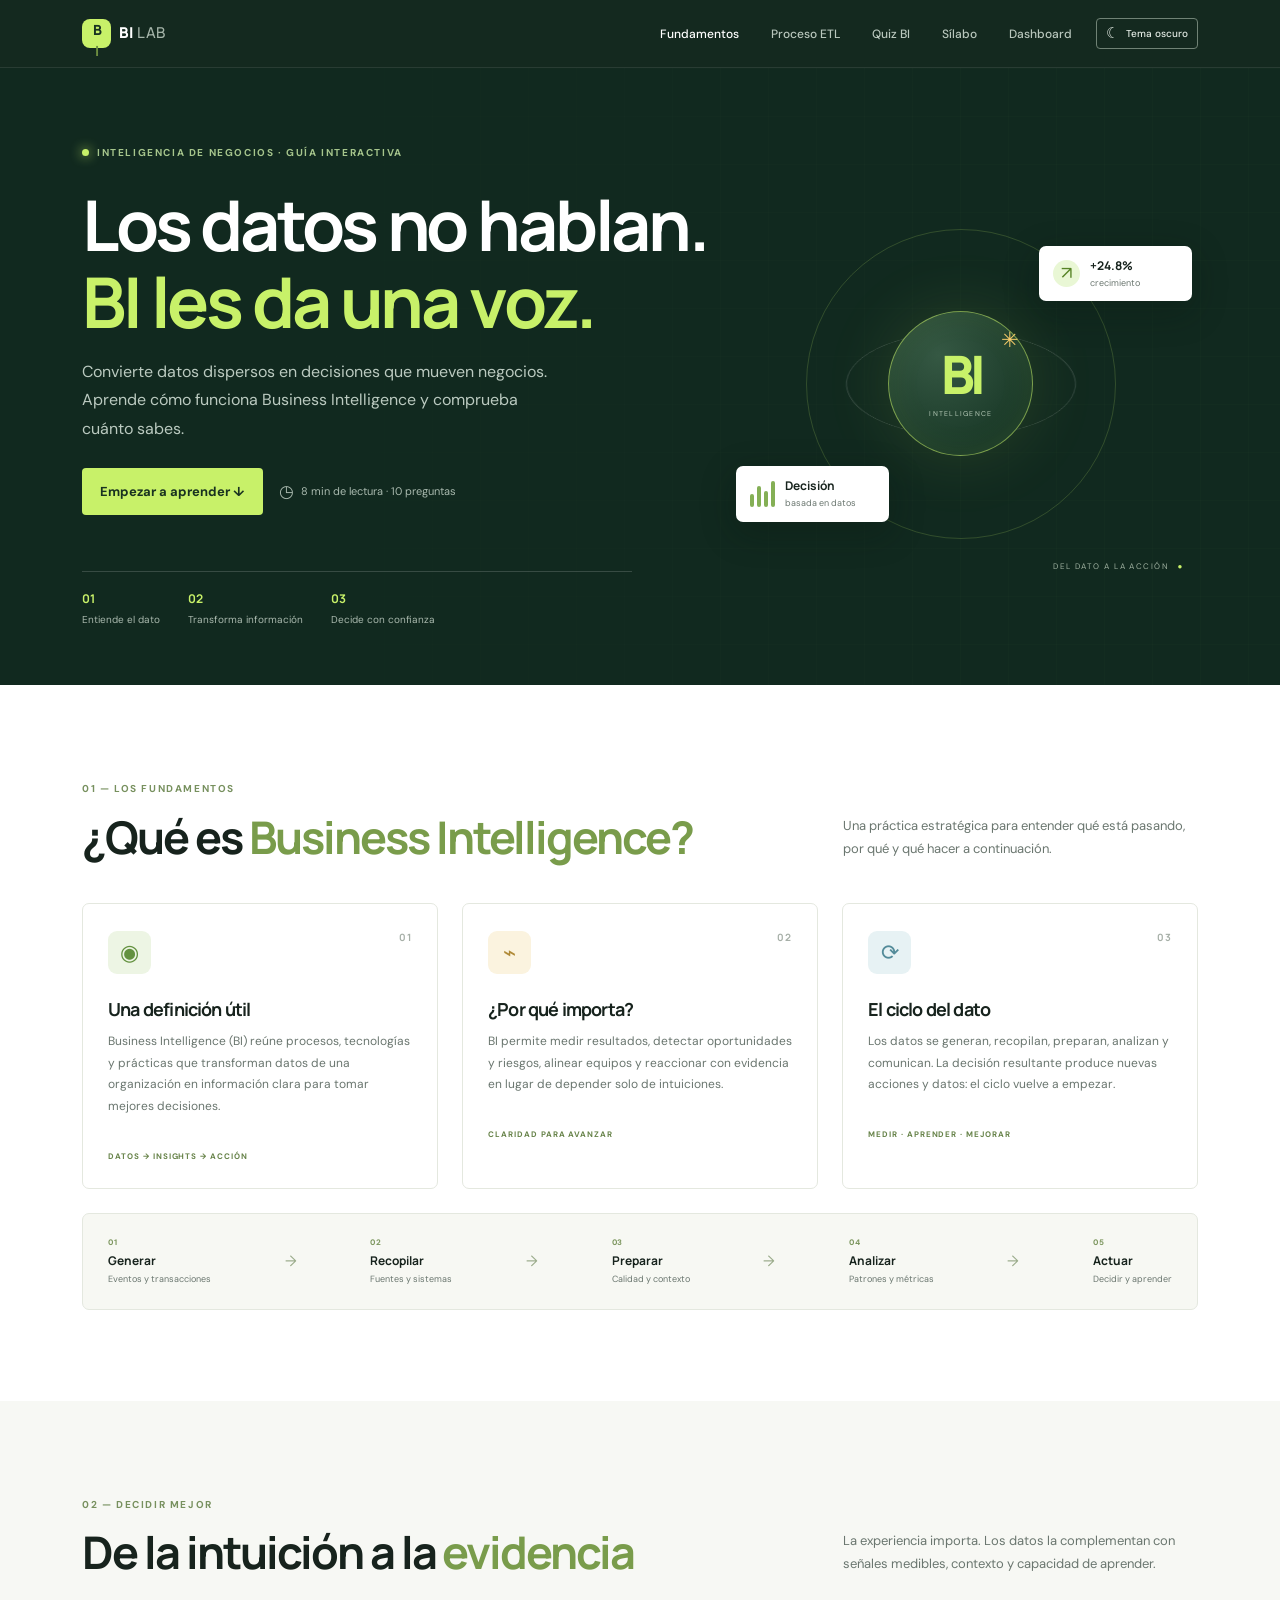
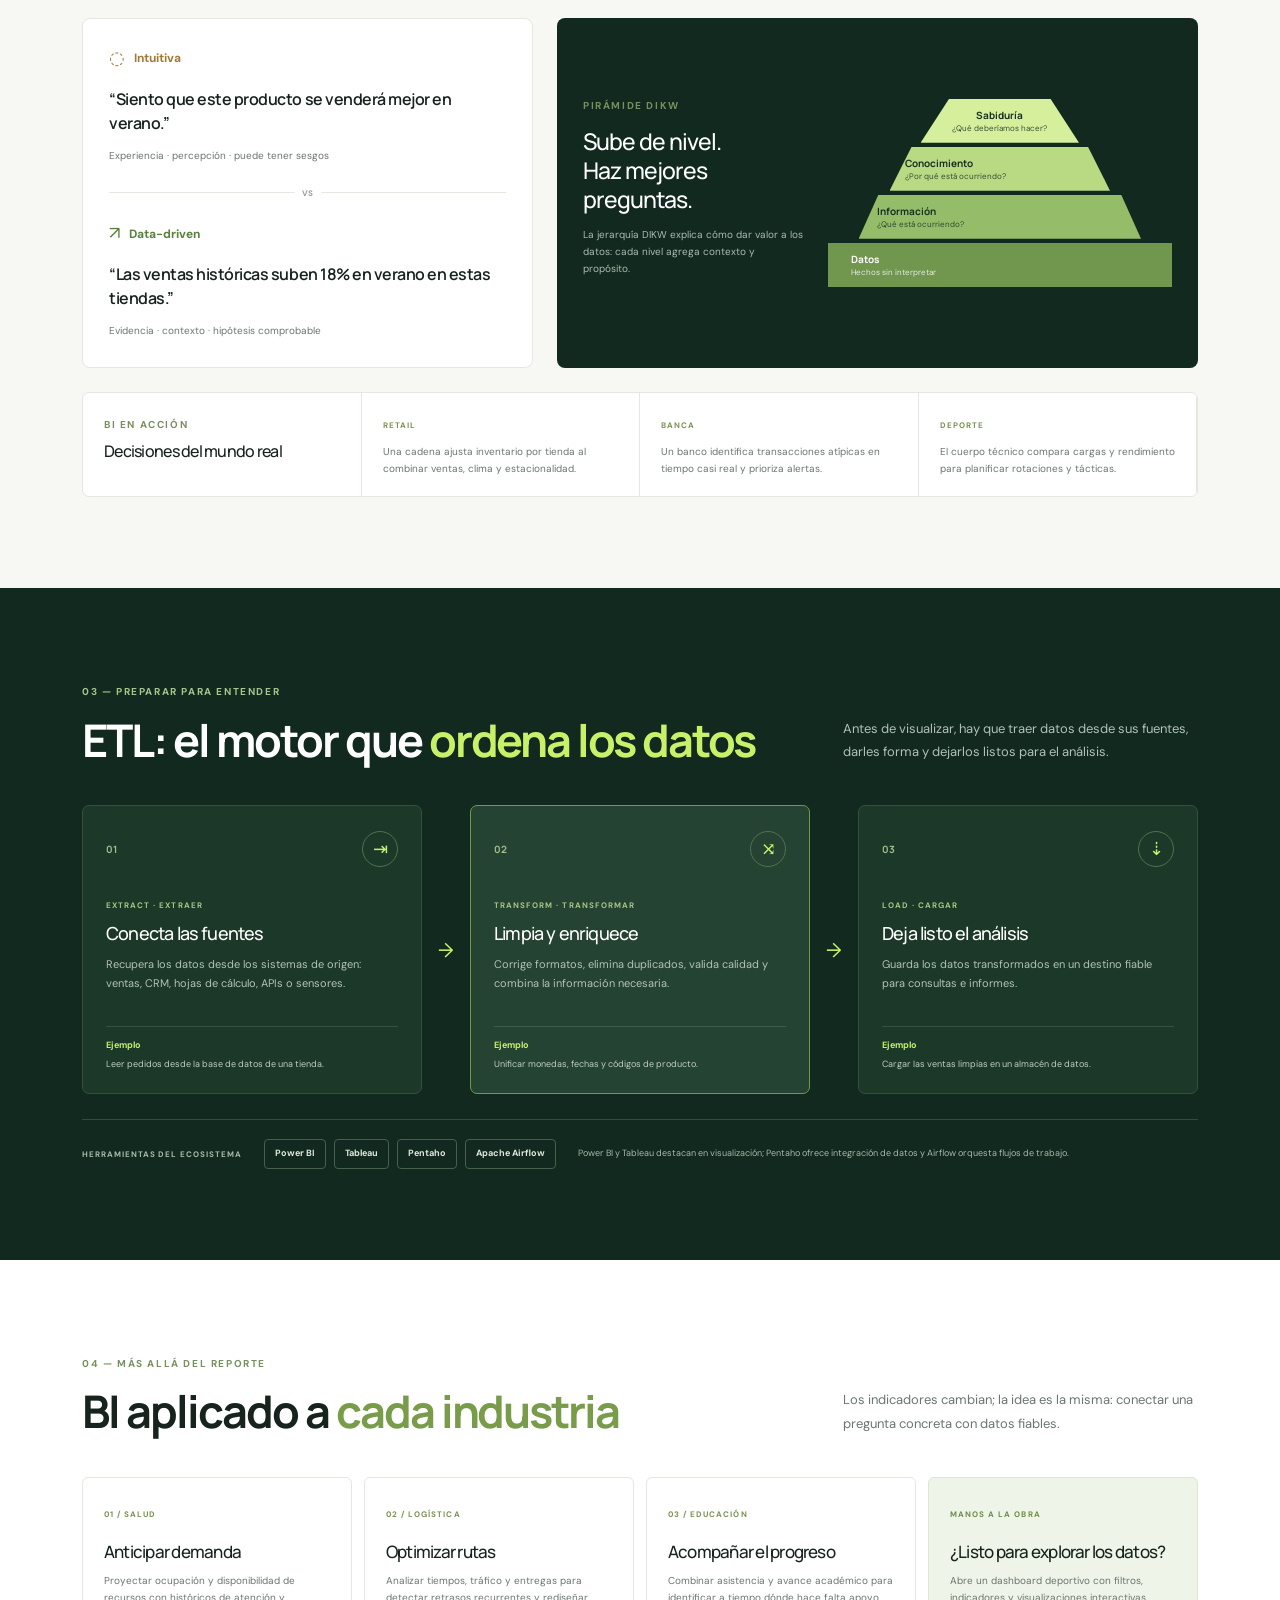
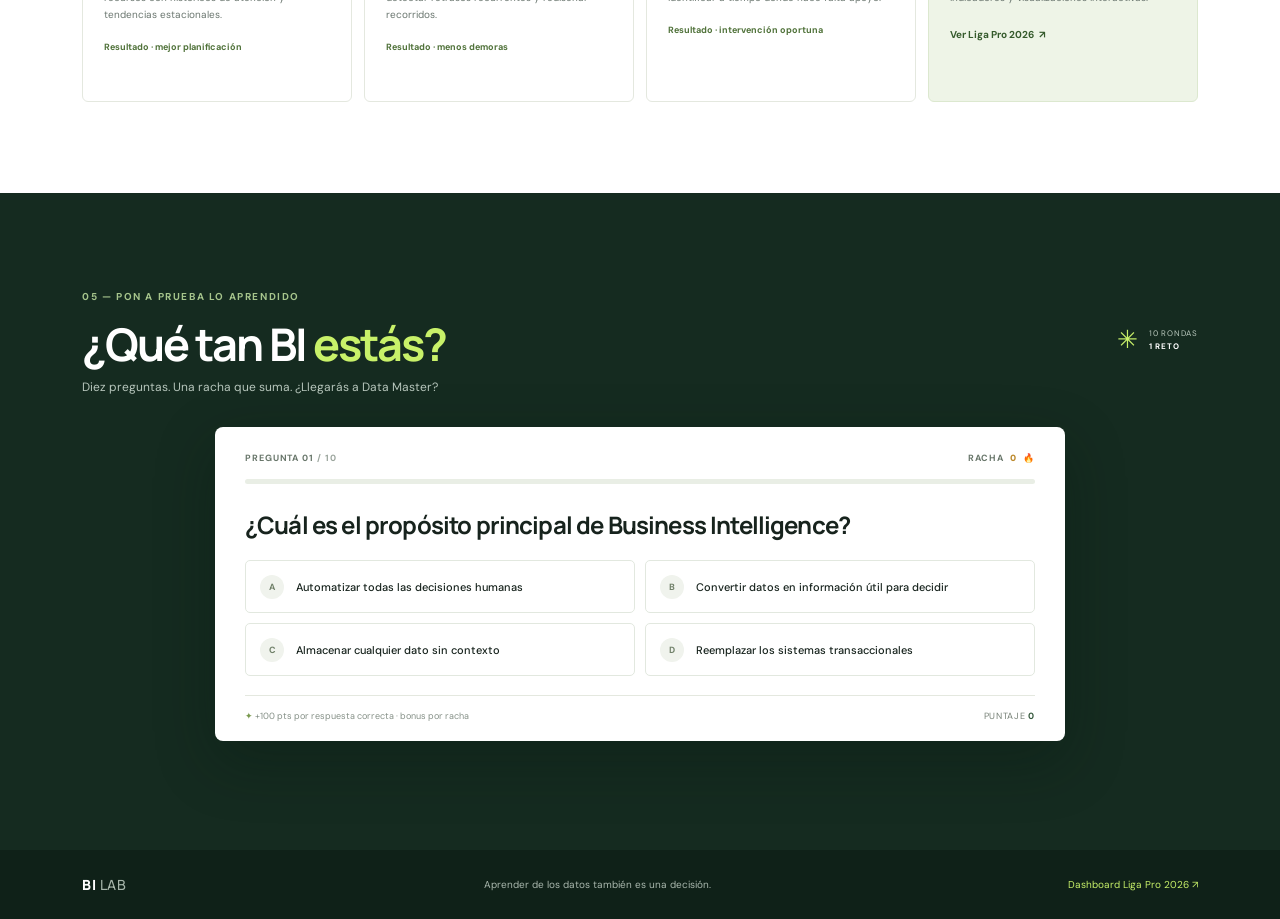
<file: index.html>
<!doctype html>
<html lang="es">
<head>
  <meta charset="utf-8">
  <meta name="viewport" content="width=device-width, initial-scale=1">
  <meta name="description" content="Aprende los fundamentos de Business Intelligence y pon a prueba tus conocimientos con un quiz interactivo.">
  <title>BI Lab | Aprende Business Intelligence</title>
  <link rel="preconnect" href="https://fonts.googleapis.com">
  <link rel="preconnect" href="https://fonts.gstatic.com" crossorigin>
  <link href="https://fonts.googleapis.com/css2?family=DM+Sans:wght@400;500;600;700&family=Manrope:wght@400;500;600;700;800&display=swap" rel="stylesheet">
  <link href="https://cdn.jsdelivr.net/npm/bootstrap@5.3.3/dist/css/bootstrap.min.css" rel="stylesheet">
  <link href="css/styles.css" rel="stylesheet">
</head>
<body>
  <nav class="navbar navbar-expand-lg navbar-dark site-nav fixed-top" aria-label="Navegación principal">
    <div class="container">
      <a class="navbar-brand d-flex align-items-center gap-2" href="index.html" aria-label="BI Lab, inicio">
        <span class="brand-mark" aria-hidden="true">B<span>I</span></span><span>BI<span class="brand-light"> LAB</span></span>
      </a>
      <div class="navbar-collapse">
        <ul class="navbar-nav ms-auto align-items-lg-center gap-lg-3">
          <li class="nav-item"><a class="nav-link active" aria-current="page" href="index.html">Fundamentos</a></li>
          <li class="nav-item"><a class="nav-link" href="index.html#etl">Proceso ETL</a></li>
          <li class="nav-item"><a class="nav-link" href="index.html#quiz">Quiz BI</a></li>
          <li class="nav-item"><a class="nav-link" href="syllabus.html">Sílabo</a></li>
          <li class="nav-item"><a class="nav-link" href="dashboard.html">Dashboard</a></li>
          <li class="nav-item"><button class="theme-toggle" type="button" aria-label="Cambiar a tema oscuro" aria-pressed="false"><span class="theme-toggle-icon" aria-hidden="true">☾</span><span class="theme-toggle-label">Tema oscuro</span></button></li>
        </ul>
      </div>
    </div>
  </nav>

  <main>
    <header class="hero-section">
      <div class="container hero-content">
        <div class="hero-copy">
          <span class="eyebrow"><span class="eyebrow-dot"></span> INTELIGENCIA DE NEGOCIOS · GUÍA INTERACTIVA</span>
          <h1>Los datos no hablan.<br><span>BI les da una voz.</span></h1>
          <p class="hero-lead">Convierte datos dispersos en decisiones que mueven negocios. Aprende cómo funciona Business Intelligence y comprueba cuánto sabes.</p>
          <div class="d-flex flex-wrap gap-3 align-items-center mt-4">
            <a class="btn btn-lime btn-lg" href="#fundamentos">Empezar a aprender <span aria-hidden="true">↓</span></a>
            <span class="hero-note"><span aria-hidden="true">◷</span> 8 min de lectura · 10 preguntas</span>
          </div>
          <div class="hero-stats">
            <div><strong>01</strong><span>Entiende el dato</span></div>
            <div><strong>02</strong><span>Transforma información</span></div>
            <div><strong>03</strong><span>Decide con confianza</span></div>
          </div>
        </div>
        <div class="hero-visual" aria-label="Ilustración abstracta de datos convirtiéndose en conocimiento">
          <div class="visual-orbit orbit-one"></div><div class="visual-orbit orbit-two"></div>
          <div class="visual-core"><span class="core-spark" aria-hidden="true">✳</span><strong>BI</strong><small>INTELLIGENCE</small></div>
          <div class="floating-card float-top"><span class="mini-icon">↗</span><span><b>+24.8%</b><small>crecimiento</small></span></div>
          <div class="floating-card float-bottom"><span class="signal-bars" aria-hidden="true"><i></i><i></i><i></i><i></i></span><span><b>Decisión</b><small>basada en datos</small></span></div>
          <div class="visual-caption">DEL DATO A LA ACCIÓN <span>●</span></div>
        </div>
      </div>
      <div class="hero-grid" aria-hidden="true"></div>
    </header>

    <section class="section-pad" id="fundamentos">
      <div class="container">
        <div class="section-heading">
          <div><span class="eyebrow eyebrow-dark">01 — LOS FUNDAMENTOS</span><h2>¿Qué es <span>Business Intelligence?</span></h2></div>
          <p>Una práctica estratégica para entender qué está pasando, por qué y qué hacer a continuación.</p>
        </div>
        <div class="row g-4">
          <div class="col-md-6 col-lg-4"><article class="concept-card h-100"><div class="card-number">01</div><div class="concept-icon icon-green" aria-hidden="true">◉</div><h3>Una definición útil</h3><p>Business Intelligence (BI) reúne procesos, tecnologías y prácticas que transforman datos de una organización en información clara para tomar mejores decisiones.</p><span class="card-foot">DATOS → INSIGHTS → ACCIÓN</span></article></div>
          <div class="col-md-6 col-lg-4"><article class="concept-card h-100"><div class="card-number">02</div><div class="concept-icon icon-gold" aria-hidden="true">⌁</div><h3>¿Por qué importa?</h3><p>BI permite medir resultados, detectar oportunidades y riesgos, alinear equipos y reaccionar con evidencia en lugar de depender solo de intuiciones.</p><span class="card-foot">CLARIDAD PARA AVANZAR</span></article></div>
          <div class="col-md-6 col-lg-4"><article class="concept-card h-100"><div class="card-number">03</div><div class="concept-icon icon-blue" aria-hidden="true">⟳</div><h3>El ciclo del dato</h3><p>Los datos se generan, recopilan, preparan, analizan y comunican. La decisión resultante produce nuevas acciones y datos: el ciclo vuelve a empezar.</p><span class="card-foot">MEDIR · APRENDER · MEJORAR</span></article></div>
        </div>
        <div class="data-cycle mt-4" aria-label="Ciclo de vida del dato: generar, recopilar, preparar, analizar, comunicar y actuar">
          <div class="cycle-step"><span>01</span><b>Generar</b><small>Eventos y transacciones</small></div><i aria-hidden="true">→</i>
          <div class="cycle-step"><span>02</span><b>Recopilar</b><small>Fuentes y sistemas</small></div><i aria-hidden="true">→</i>
          <div class="cycle-step"><span>03</span><b>Preparar</b><small>Calidad y contexto</small></div><i aria-hidden="true">→</i>
          <div class="cycle-step"><span>04</span><b>Analizar</b><small>Patrones y métricas</small></div><i aria-hidden="true">→</i>
          <div class="cycle-step"><span>05</span><b>Actuar</b><small>Decidir y aprender</small></div>
        </div>
      </div>
    </section>

    <section class="decision-section section-pad" id="decisiones">
      <div class="container">
        <div class="section-heading">
          <div><span class="eyebrow eyebrow-dark">02 — DECIDIR MEJOR</span><h2>De la intuición a la <span>evidencia</span></h2></div>
          <p>La experiencia importa. Los datos la complementan con señales medibles, contexto y capacidad de aprender.</p>
        </div>
        <div class="row g-4 align-items-stretch">
          <div class="col-lg-5">
            <article class="comparison-card h-100">
              <div class="comparison-row intuition"><div class="comparison-label"><span aria-hidden="true">◌</span><b>Intuitiva</b></div><p>“Siento que este producto se venderá mejor en verano.”</p><small>Experiencia · percepción · puede tener sesgos</small></div>
              <div class="comparison-divider"><span>VS</span></div>
              <div class="comparison-row driven"><div class="comparison-label"><span aria-hidden="true">↗</span><b>Data-driven</b></div><p>“Las ventas históricas suben 18% en verano en estas tiendas.”</p><small>Evidencia · contexto · hipótesis comprobable</small></div>
            </article>
          </div>
          <div class="col-lg-7">
            <article class="dikw-card h-100">
              <div class="dikw-intro"><div><span class="eyebrow eyebrow-dark">PIRÁMIDE DIKW</span><h3>Sube de nivel.<br>Haz mejores preguntas.</h3></div><p>La jerarquía DIKW explica cómo dar valor a los datos: cada nivel agrega contexto y propósito.</p></div>
              <div class="dikw-pyramid" aria-label="Pirámide DIKW: datos, información, conocimiento y sabiduría">
                <div class="pyramid-level level-wisdom"><b>Sabiduría</b><span>¿Qué deberíamos hacer?</span></div>
                <div class="pyramid-level level-knowledge"><b>Conocimiento</b><span>¿Por qué está ocurriendo?</span></div>
                <div class="pyramid-level level-information"><b>Información</b><span>¿Qué está ocurriendo?</span></div>
                <div class="pyramid-level level-data"><b>Datos</b><span>Hechos sin interpretar</span></div>
              </div>
            </article>
          </div>
        </div>
        <div class="examples-strip mt-4">
          <div class="example-title"><span class="eyebrow eyebrow-dark">BI EN ACCIÓN</span><h3>Decisiones del mundo real</h3></div>
          <article><span class="example-tag">RETAIL</span><p>Una cadena ajusta inventario por tienda al combinar ventas, clima y estacionalidad.</p></article>
          <article><span class="example-tag">BANCA</span><p>Un banco identifica transacciones atípicas en tiempo casi real y prioriza alertas.</p></article>
          <article><span class="example-tag">DEPORTE</span><p>El cuerpo técnico compara cargas y rendimiento para planificar rotaciones y tácticas.</p></article>
        </div>
      </div>
    </section>

    <section class="etl-section section-pad" id="etl">
      <div class="container">
        <div class="section-heading">
          <div><span class="eyebrow">03 — PREPARAR PARA ENTENDER</span><h2>ETL: el motor que <span>ordena los datos</span></h2></div>
          <p>Antes de visualizar, hay que traer datos desde sus fuentes, darles forma y dejarlos listos para el análisis.</p>
        </div>
        <div class="etl-flow" aria-label="Diagrama del proceso ETL: extraer, transformar y cargar">
          <article class="etl-card"><div class="etl-top"><span class="etl-index">01</span><span class="etl-symbol" aria-hidden="true">⇥</span></div><span class="etl-kicker">EXTRACT · EXTRAER</span><h3>Conecta las fuentes</h3><p>Recupera los datos desde los sistemas de origen: ventas, CRM, hojas de cálculo, APIs o sensores.</p><div class="etl-example"><b>Ejemplo</b><span>Leer pedidos desde la base de datos de una tienda.</span></div></article>
          <div class="etl-arrow" aria-hidden="true">→</div>
          <article class="etl-card etl-highlight"><div class="etl-top"><span class="etl-index">02</span><span class="etl-symbol" aria-hidden="true">⤨</span></div><span class="etl-kicker">TRANSFORM · TRANSFORMAR</span><h3>Limpia y enriquece</h3><p>Corrige formatos, elimina duplicados, valida calidad y combina la información necesaria.</p><div class="etl-example"><b>Ejemplo</b><span>Unificar monedas, fechas y códigos de producto.</span></div></article>
          <div class="etl-arrow" aria-hidden="true">→</div>
          <article class="etl-card"><div class="etl-top"><span class="etl-index">03</span><span class="etl-symbol" aria-hidden="true">⇣</span></div><span class="etl-kicker">LOAD · CARGAR</span><h3>Deja listo el análisis</h3><p>Guarda los datos transformados en un destino fiable para consultas e informes.</p><div class="etl-example"><b>Ejemplo</b><span>Cargar las ventas limpias en un almacén de datos.</span></div></article>
        </div>
        <div class="etl-tools"><span>HERRAMIENTAS DEL ECOSISTEMA</span><div><b>Power BI</b><b>Tableau</b><b>Pentaho</b><b>Apache Airflow</b></div><small>Power BI y Tableau destacan en visualización; Pentaho ofrece integración de datos y Airflow orquesta flujos de trabajo.</small></div>
      </div>
    </section>

    <section class="industry-section section-pad">
      <div class="container">
        <div class="section-heading">
          <div><span class="eyebrow eyebrow-dark">04 — MÁS ALLÁ DEL REPORTE</span><h2>BI aplicado a <span>cada industria</span></h2></div>
          <p>Los indicadores cambian; la idea es la misma: conectar una pregunta concreta con datos fiables.</p>
        </div>
        <div class="industry-grid">
          <article class="industry-card"><span>01 / SALUD</span><h3>Anticipar demanda</h3><p>Proyectar ocupación y disponibilidad de recursos con históricos de atención y tendencias estacionales.</p><b>Resultado · mejor planificación</b></article>
          <article class="industry-card"><span>02 / LOGÍSTICA</span><h3>Optimizar rutas</h3><p>Analizar tiempos, tráfico y entregas para detectar retrasos recurrentes y rediseñar recorridos.</p><b>Resultado · menos demoras</b></article>
          <article class="industry-card"><span>03 / EDUCACIÓN</span><h3>Acompañar el progreso</h3><p>Combinar asistencia y avance académico para identificar a tiempo dónde hace falta apoyo.</p><b>Resultado · intervención oportuna</b></article>
          <article class="industry-card industry-cta"><span>MANOS A LA OBRA</span><h3>¿Listo para explorar los datos?</h3><p>Abre un dashboard deportivo con filtros, indicadores y visualizaciones interactivas.</p><a href="dashboard.html">Ver Liga Pro 2026 <span aria-hidden="true">↗</span></a></article>
        </div>
      </div>
    </section>

    <section class="quiz-section section-pad" id="quiz">
      <div class="container">
        <div class="quiz-heading">
          <div><span class="eyebrow">05 — PON A PRUEBA LO APRENDIDO</span><h2>¿Qué tan BI <span>estás?</span></h2><p>Diez preguntas. Una racha que suma. ¿Llegarás a Data Master?</p></div>
          <div class="quiz-meta"><span class="quiz-meta-icon" aria-hidden="true">✳</span><span>10 RONDAS<br><b>1 RETO</b></span></div>
        </div>
        <div class="quiz-shell">
          <div class="quiz-topline"><span id="quiz-step-label">PREGUNTA 01 <span>/ 10</span></span><span class="streak-label" aria-live="polite">RACHA <b id="streak-count">0</b> <span aria-hidden="true">🔥</span></span></div>
          <div class="progress quiz-progress" role="progressbar" aria-label="Progreso del cuestionario" aria-valuemin="0" aria-valuemax="10" aria-valuenow="0"><div id="quiz-progress-bar" class="progress-bar"></div></div>
          <div id="quiz-stage" aria-live="polite"></div>
          <div id="quiz-feedback" class="quiz-feedback" aria-live="polite"></div>
          <div class="quiz-footer"><span><span aria-hidden="true">✦</span> +100 pts por respuesta correcta · bonus por racha</span><span id="quiz-score">PUNTAJE <b>0</b></span></div>
        </div>
        <div class="best-score" id="best-score" aria-live="polite"></div>
      </div>
    </section>
  </main>

  <footer class="site-footer"><div class="container d-flex flex-column flex-md-row justify-content-between align-items-md-center gap-3"><a class="footer-brand" href="index.html">BI<span> LAB</span></a><p>Aprender de los datos también es una decisión.</p><a href="dashboard.html">Dashboard Liga Pro 2026 <span aria-hidden="true">↗</span></a></div></footer>
  <script src="https://cdn.jsdelivr.net/npm/bootstrap@5.3.3/dist/js/bootstrap.bundle.min.js"></script>
  <script src="js/theme.js"></script>
  <script src="js/quiz.js"></script>
</body>
</html>
</file>
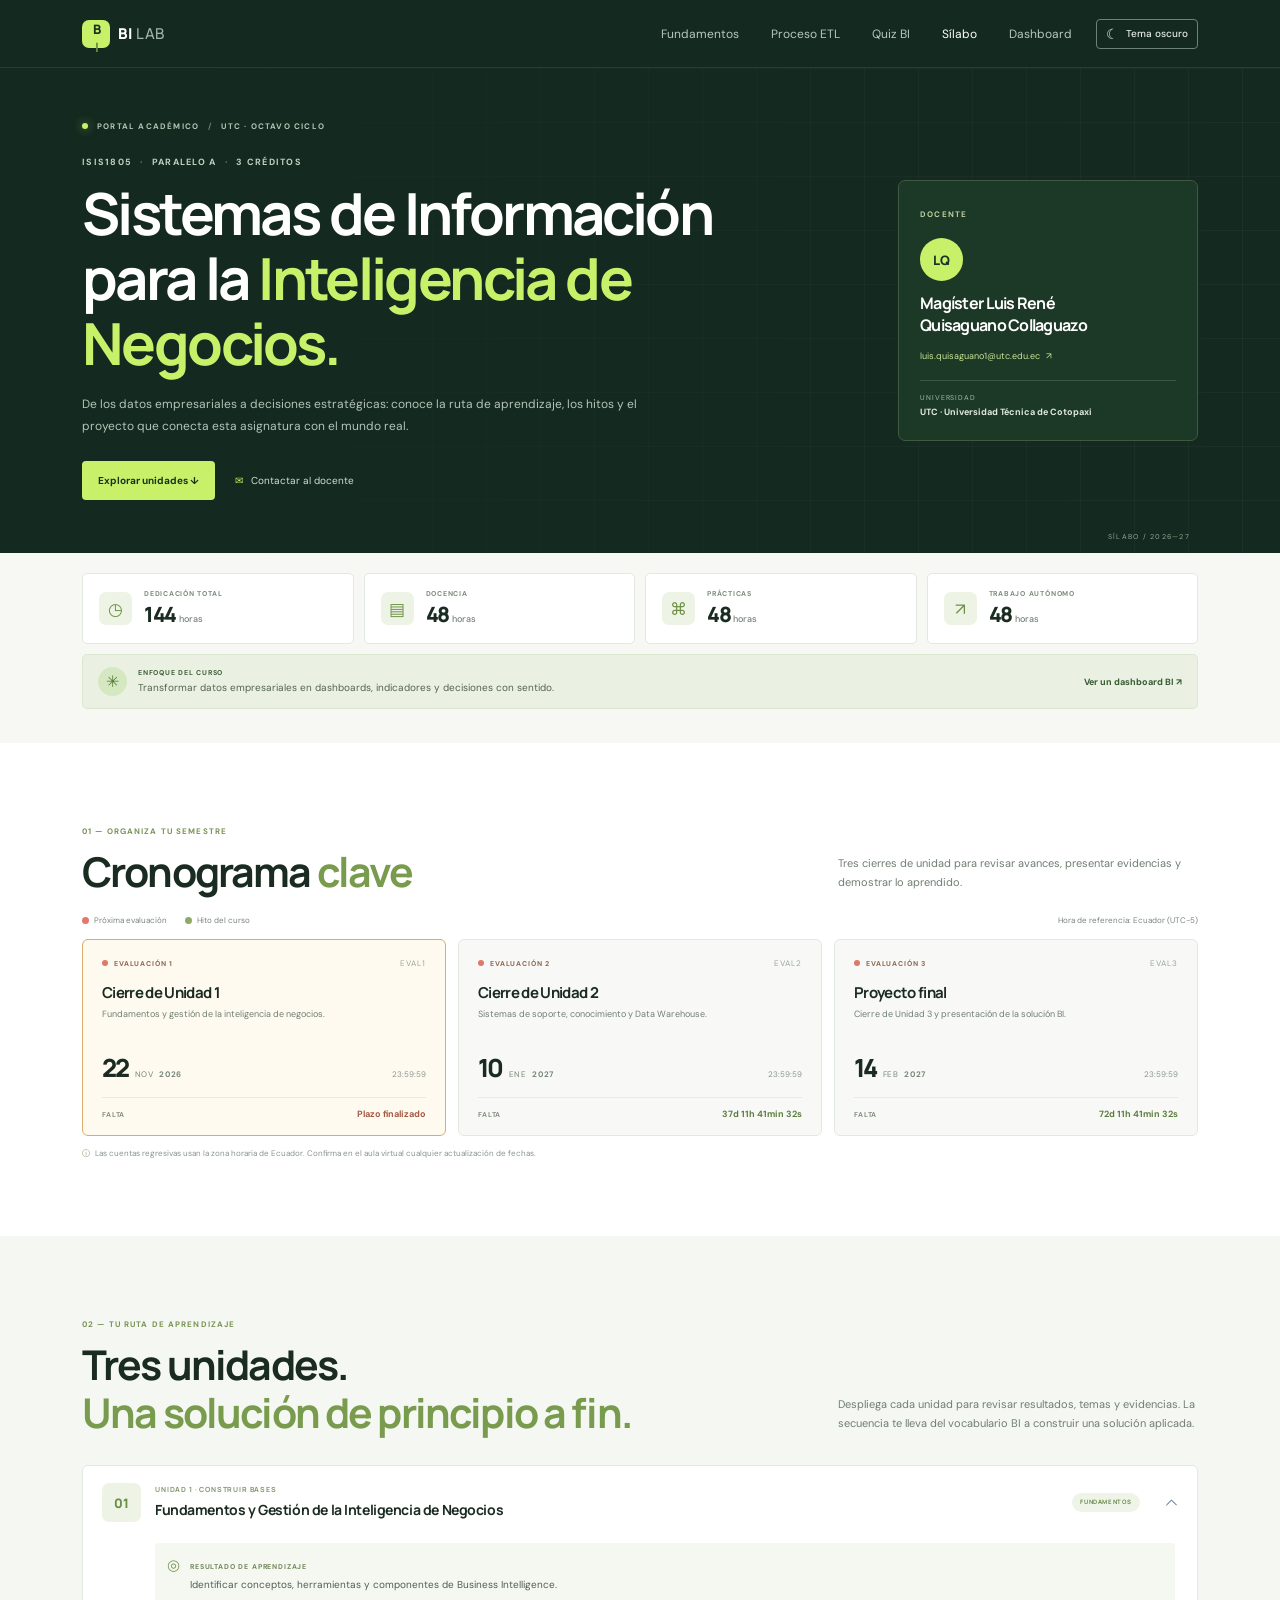
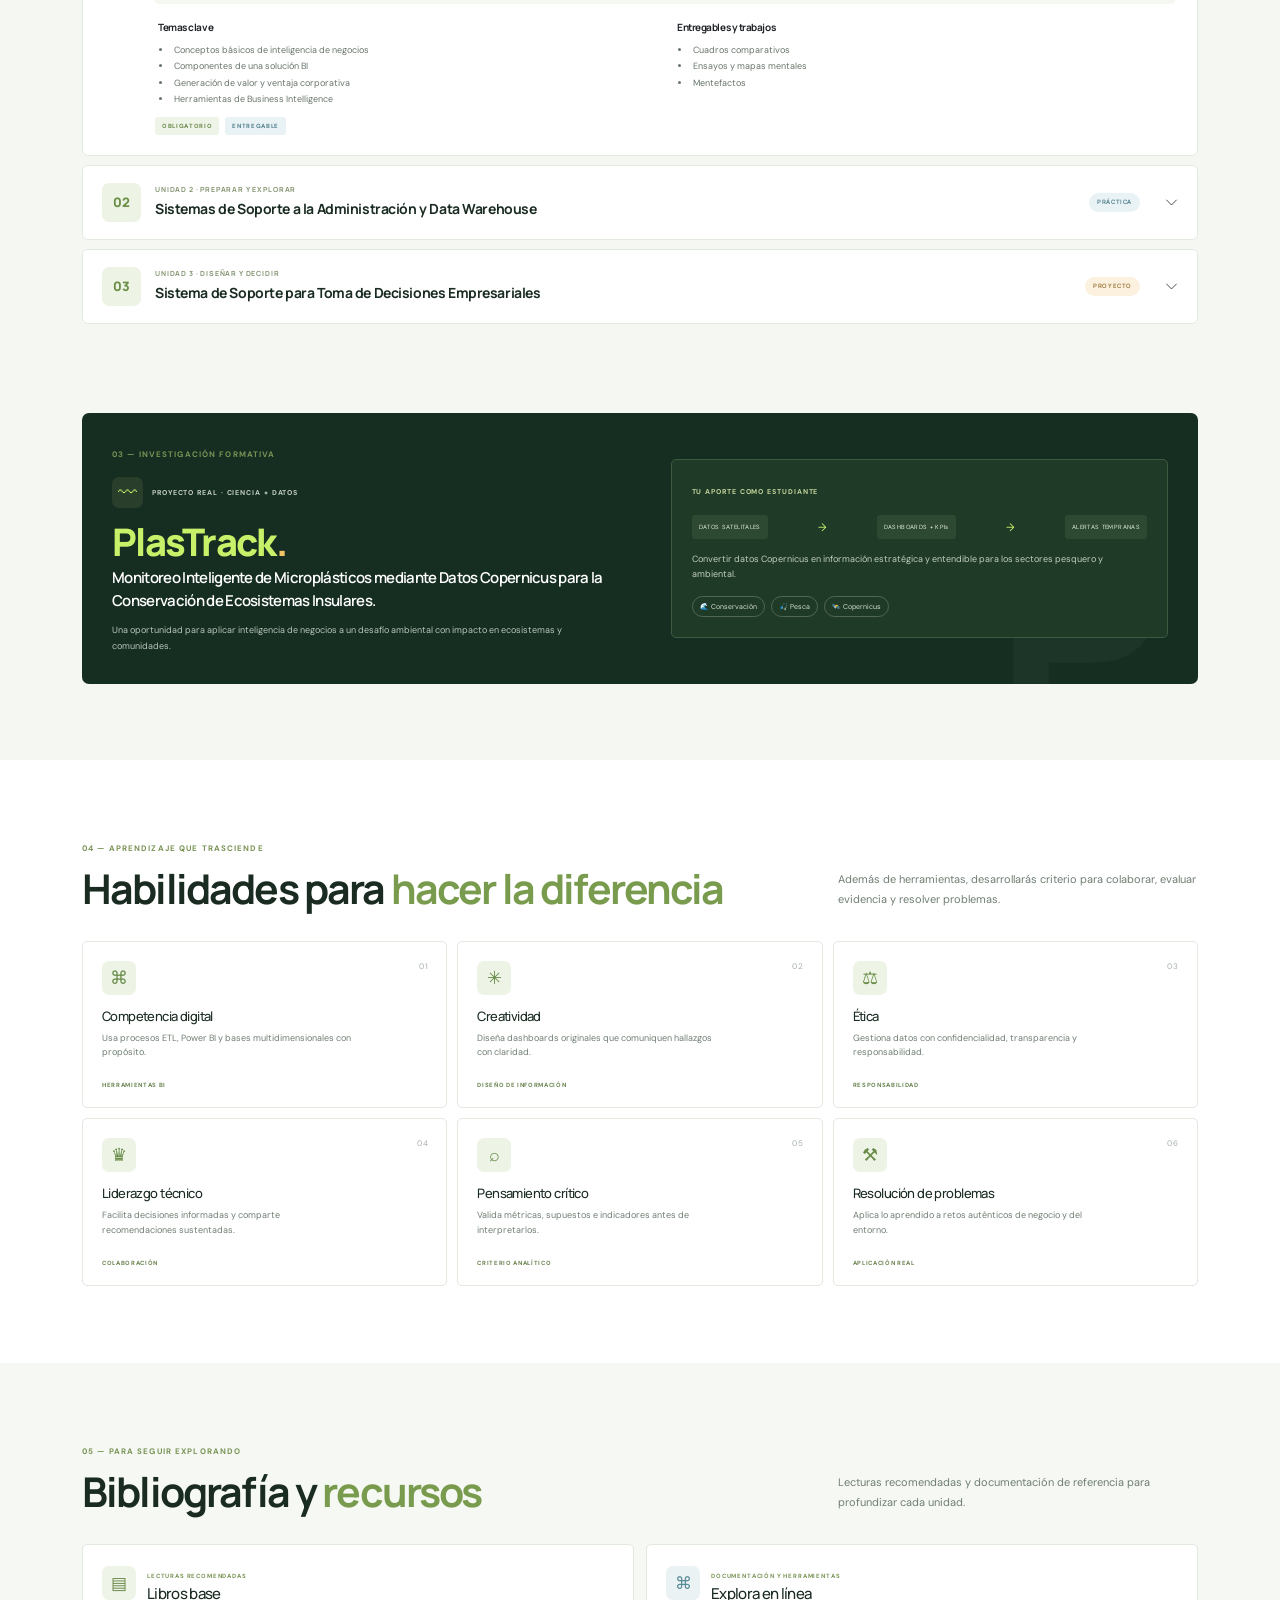
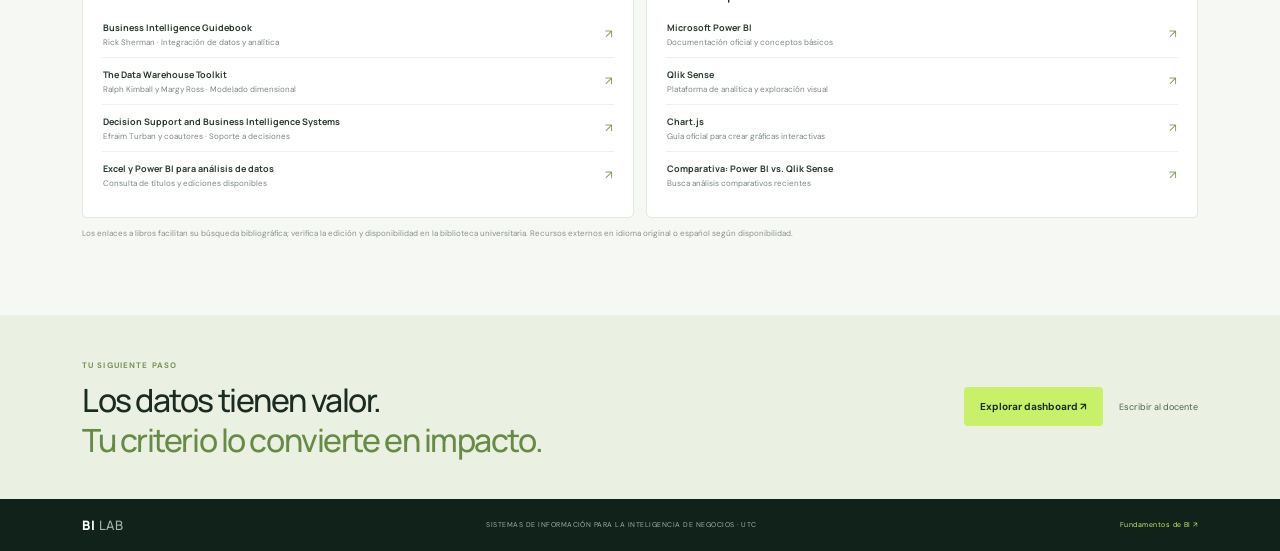
<file: syllabus.html>
<!doctype html>
<html lang="es">
<head>
  <meta charset="utf-8">
  <meta name="viewport" content="width=device-width, initial-scale=1">
  <meta name="description" content="Portal interactivo del sílabo de Sistemas de Información para la Inteligencia de Negocios, UTC, Octavo Ciclo.">
  <title>Sílabo BI | UTC · Octavo Ciclo</title>
  <link rel="preconnect" href="https://fonts.googleapis.com">
  <link rel="preconnect" href="https://fonts.gstatic.com" crossorigin>
  <link href="https://fonts.googleapis.com/css2?family=DM+Sans:wght@400;500;600;700&family=Manrope:wght@400;500;600;700;800&display=swap" rel="stylesheet">
  <link href="https://cdn.jsdelivr.net/npm/bootstrap@5.3.3/dist/css/bootstrap.min.css" rel="stylesheet">
  <link href="css/syllabus.css" rel="stylesheet">
</head>
<body>
  <nav class="navbar navbar-expand-lg navbar-dark syllabus-nav fixed-top" aria-label="Navegación principal">
    <div class="container">
      <a class="navbar-brand d-flex align-items-center gap-2" href="index.html" aria-label="BI Lab, inicio"><span class="brand-mark" aria-hidden="true">B<span>I</span></span><span>BI<span class="brand-light"> LAB</span></span></a>
      <div class="navbar-collapse">
        <ul class="navbar-nav ms-auto align-items-lg-center gap-lg-3">
          <li class="nav-item"><a class="nav-link" href="index.html">Fundamentos</a></li>
          <li class="nav-item"><a class="nav-link" href="index.html#etl">Proceso ETL</a></li>
          <li class="nav-item"><a class="nav-link" href="index.html#quiz">Quiz BI</a></li>
          <li class="nav-item"><a class="nav-link active" aria-current="page" href="syllabus.html">Sílabo</a></li>
          <li class="nav-item"><a class="nav-link" href="dashboard.html">Dashboard</a></li>
          <li class="nav-item"><button class="theme-toggle" type="button" aria-label="Cambiar a tema oscuro" aria-pressed="false"><span class="theme-toggle-icon" aria-hidden="true">☾</span><span class="theme-toggle-label">Tema oscuro</span></button></li>
        </ul>
      </div>
    </div>
  </nav>

  <main>
    <header class="syllabus-hero">
      <div class="container syllabus-hero-inner">
        <div class="syllabus-hero-copy">
          <div class="syllabus-overline"><span class="hero-dot"></span> PORTAL ACADÉMICO <span>/</span> UTC · OCTAVO CICLO</div>
          <p class="course-code">ISIS1805 <span>·</span> PARALELO A <span>·</span> 3 CRÉDITOS</p>
          <h1>Sistemas de Información<br>para la <span>Inteligencia de Negocios.</span></h1>
          <p class="hero-description">De los datos empresariales a decisiones estratégicas: conoce la ruta de aprendizaje, los hitos y el proyecto que conecta esta asignatura con el mundo real.</p>
          <div class="hero-actions">
            <a class="btn syllabus-primary-btn" href="#unidades">Explorar unidades <span aria-hidden="true">↓</span></a>
            <a class="contact-link" href="mailto:luis.quisaguano1@utc.edu.ec"><span aria-hidden="true">✉</span> Contactar al docente</a>
          </div>
        </div>
        <aside class="instructor-card" aria-label="Información del docente">
          <span class="instructor-label">DOCENTE</span>
          <div class="instructor-avatar" aria-hidden="true">LQ</div>
          <h2>Magíster Luis René<br>Quisaguano Collaguazo</h2>
          <a href="mailto:luis.quisaguano1@utc.edu.ec">luis.quisaguano1@utc.edu.ec <span aria-hidden="true">↗</span></a>
          <div class="instructor-rule"></div>
          <div class="instructor-meta"><span>UNIVERSIDAD</span><b>UTC · Universidad Técnica de Cotopaxi</b></div>
        </aside>
        <div class="hero-index" aria-hidden="true">SÍLABO / 2026—27</div>
      </div>
    </header>

    <section class="overview-section" aria-label="Resumen de la asignatura">
      <div class="container">
        <div class="overview-grid">
          <article class="overview-card"><span class="overview-icon" aria-hidden="true">◷</span><div><span class="overview-label">DEDICACIÓN TOTAL</span><strong>144 <small>horas</small></strong></div></article>
          <article class="overview-card"><span class="overview-icon" aria-hidden="true">▤</span><div><span class="overview-label">DOCENCIA</span><strong>48 <small>horas</small></strong></div></article>
          <article class="overview-card"><span class="overview-icon" aria-hidden="true">⌘</span><div><span class="overview-label">PRÁCTICAS</span><strong>48 <small>horas</small></strong></div></article>
          <article class="overview-card"><span class="overview-icon" aria-hidden="true">↗</span><div><span class="overview-label">TRABAJO AUTÓNOMO</span><strong>48 <small>horas</small></strong></div></article>
        </div>
        <div class="course-focus"><span class="focus-mark" aria-hidden="true">✳</span><p><b>ENFOQUE DEL CURSO</b> Transformar datos empresariales en dashboards, indicadores y decisiones con sentido.</p><a href="dashboard.html">Ver un dashboard BI <span aria-hidden="true">↗</span></a></div>
      </div>
    </section>

    <section class="syllabus-section schedule-section" id="cronograma">
      <div class="container">
        <div class="section-head">
          <div><span class="section-kicker">01 — ORGANIZA TU SEMESTRE</span><h2>Cronograma <span>clave</span></h2></div>
          <p>Tres cierres de unidad para revisar avances, presentar evidencias y demostrar lo aprendido.</p>
        </div>
        <div class="schedule-legend" aria-label="Leyenda de estados"><span><i class="legend-dot legend-upcoming"></i> Próxima evaluación</span><span><i class="legend-dot legend-standard"></i> Hito del curso</span><span class="schedule-timezone">Hora de referencia: Ecuador (UTC−5)</span></div>
        <div class="schedule-grid">
          <article class="schedule-card schedule-featured" data-deadline="2026-11-23T04:59:59Z">
            <div class="schedule-card-top"><span class="eval-tag"><i></i> EVALUACIÓN 1</span><span class="eval-code">EVAL1</span></div>
            <h3>Cierre de Unidad 1</h3><p>Fundamentos y gestión de la inteligencia de negocios.</p>
            <time datetime="2026-11-22T23:59:59-05:00"><span>22</span> NOV <b>2026</b><small>23:59:59</small></time>
            <div class="countdown" aria-live="polite"><span class="countdown-label">FALTA</span><span class="countdown-value">Calculando…</span></div>
          </article>
          <article class="schedule-card" data-deadline="2027-01-11T04:59:59Z">
            <div class="schedule-card-top"><span class="eval-tag"><i></i> EVALUACIÓN 2</span><span class="eval-code">EVAL2</span></div>
            <h3>Cierre de Unidad 2</h3><p>Sistemas de soporte, conocimiento y Data Warehouse.</p>
            <time datetime="2027-01-10T23:59:59-05:00"><span>10</span> ENE <b>2027</b><small>23:59:59</small></time>
            <div class="countdown" aria-live="polite"><span class="countdown-label">FALTA</span><span class="countdown-value">Calculando…</span></div>
          </article>
          <article class="schedule-card" data-deadline="2027-02-15T04:59:59Z">
            <div class="schedule-card-top"><span class="eval-tag"><i></i> EVALUACIÓN 3</span><span class="eval-code">EVAL3</span></div>
            <h3>Proyecto final</h3><p>Cierre de Unidad 3 y presentación de la solución BI.</p>
            <time datetime="2027-02-14T23:59:59-05:00"><span>14</span> FEB <b>2027</b><small>23:59:59</small></time>
            <div class="countdown" aria-live="polite"><span class="countdown-label">FALTA</span><span class="countdown-value">Calculando…</span></div>
          </article>
        </div>
        <p class="schedule-note"><span aria-hidden="true">ⓘ</span> Las cuentas regresivas usan la zona horaria de Ecuador. Confirma en el aula virtual cualquier actualización de fechas.</p>
      </div>
    </section>

    <section class="syllabus-section units-section" id="unidades">
      <div class="container">
        <div class="section-head">
          <div><span class="section-kicker">02 — TU RUTA DE APRENDIZAJE</span><h2>Tres unidades.<br><span>Una solución de principio a fin.</span></h2></div>
          <p>Despliega cada unidad para revisar resultados, temas y evidencias. La secuencia te lleva del vocabulario BI a construir una solución aplicada.</p>
        </div>
        <div class="unit-accordion accordion" id="unitAccordion">
          <article class="accordion-item unit-item">
            <h3 class="accordion-header" id="unitHeadingOne"><button class="accordion-button" type="button" data-bs-toggle="collapse" data-bs-target="#unitOne" aria-expanded="true" aria-controls="unitOne"><span class="unit-number">01</span><span class="unit-title-group"><span class="unit-eyebrow">UNIDAD 1 · CONSTRUIR BASES</span><span class="unit-title">Fundamentos y Gestión de la Inteligencia de Negocios</span></span><span class="unit-state state-foundation">FUNDAMENTOS</span></button></h3>
            <div id="unitOne" class="accordion-collapse collapse show" aria-labelledby="unitHeadingOne" data-bs-parent="#unitAccordion"><div class="accordion-body">
              <div class="unit-outcome"><span class="outcome-icon" aria-hidden="true">◎</span><div><b>RESULTADO DE APRENDIZAJE</b><p>Identificar conceptos, herramientas y componentes de Business Intelligence.</p></div></div>
              <div class="unit-detail-grid"><div class="unit-detail"><h4>Temas clave</h4><ul><li>Conceptos básicos de inteligencia de negocios</li><li>Componentes de una solución BI</li><li>Generación de valor y ventaja corporativa</li><li>Herramientas de Business Intelligence</li></ul></div><div class="unit-detail"><h4>Entregables y trabajos</h4><ul><li>Cuadros comparativos</li><li>Ensayos y mapas mentales</li><li>Mentefactos</li></ul></div></div>
              <div class="unit-tags"><span class="status-tag tag-required">OBLIGATORIO</span><span class="status-tag tag-deliverable">ENTREGABLE</span></div>
            </div></div>
          </article>
          <article class="accordion-item unit-item">
            <h3 class="accordion-header" id="unitHeadingTwo"><button class="accordion-button collapsed" type="button" data-bs-toggle="collapse" data-bs-target="#unitTwo" aria-expanded="false" aria-controls="unitTwo"><span class="unit-number">02</span><span class="unit-title-group"><span class="unit-eyebrow">UNIDAD 2 · PREPARAR Y EXPLORAR</span><span class="unit-title">Sistemas de Soporte a la Administración y Data Warehouse</span></span><span class="unit-state state-practice">PRÁCTICA</span></button></h3>
            <div id="unitTwo" class="accordion-collapse collapse" aria-labelledby="unitHeadingTwo" data-bs-parent="#unitAccordion"><div class="accordion-body">
              <div class="unit-outcome"><span class="outcome-icon" aria-hidden="true">◎</span><div><b>RESULTADO DE APRENDIZAJE</b><p>Explotar bases de datos multidimensionales con herramientas de visualización y análisis.</p></div></div>
              <div class="unit-detail-grid"><div class="unit-detail"><h4>Temas clave</h4><ul><li>Variables de medición e indicadores</li><li>Data Warehouse y análisis multidimensional</li><li>Sistemas de Gestión del Conocimiento</li><li>Patrones de evaluación, interpretación y visualización</li></ul></div><div class="unit-detail"><h4>Entregables y trabajos</h4><ul><li>Prácticas de laboratorio</li><li>Resolución de ejercicios y simulación</li><li>Portafolio con lista de cotejo</li></ul></div></div>
              <div class="unit-tags"><span class="status-tag tag-practical">LABORATORIO</span><span class="status-tag tag-assessment">LISTA DE COTEJO</span></div>
            </div></div>
          </article>
          <article class="accordion-item unit-item">
            <h3 class="accordion-header" id="unitHeadingThree"><button class="accordion-button collapsed" type="button" data-bs-toggle="collapse" data-bs-target="#unitThree" aria-expanded="false" aria-controls="unitThree"><span class="unit-number">03</span><span class="unit-title-group"><span class="unit-eyebrow">UNIDAD 3 · DISEÑAR Y DECIDIR</span><span class="unit-title">Sistema de Soporte para Toma de Decisiones Empresariales</span></span><span class="unit-state state-project">PROYECTO</span></button></h3>
            <div id="unitThree" class="accordion-collapse collapse" aria-labelledby="unitHeadingThree" data-bs-parent="#unitAccordion"><div class="accordion-body">
              <div class="unit-outcome"><span class="outcome-icon" aria-hidden="true">◎</span><div><b>RESULTADO DE APRENDIZAJE</b><p>Construir una solución BI completa para un caso práctico empresarial.</p></div></div>
              <div class="unit-detail-grid"><div class="unit-detail"><h4>Temas clave</h4><ul><li>Vistas multidimensionales e hipercubos</li><li>Procesos ETL y preparación de datos</li><li>Reporteadores y dashboards</li><li>KPIs y alertas para la toma de decisiones</li></ul></div><div class="unit-detail"><h4>Entregables y trabajos</h4><ul><li>Proyecto integrador con rúbrica de evaluación</li><li>Juego de roles</li><li>Informes de campo</li></ul></div></div>
              <div class="unit-tags"><span class="status-tag tag-practical">APLICACIÓN</span><span class="status-tag tag-assessment">EVALUACIÓN · RÚBRICA</span></div>
            </div></div>
          </article>
        </div>
      </div>
    </section>

    <section class="project-section syllabus-section" id="proyecto">
      <div class="container">
        <article class="project-card">
          <div class="project-copy">
            <span class="section-kicker">03 — INVESTIGACIÓN FORMATIVA</span>
            <div class="project-title-row"><span class="project-icon" aria-hidden="true">〰</span><span class="project-label">PROYECTO REAL · CIENCIA + DATOS</span></div>
            <h2>PlasTrack<span>.</span></h2>
            <h3>Monitoreo Inteligente de Microplásticos mediante Datos Copernicus para la Conservación de Ecosistemas Insulares.</h3>
            <p>Una oportunidad para aplicar inteligencia de negocios a un desafío ambiental con impacto en ecosistemas y comunidades.</p>
          </div>
          <div class="project-contribution">
            <span class="contribution-label">TU APORTE COMO ESTUDIANTE</span>
            <div class="contribution-flow"><span>DATOS SATELITALES</span><i aria-hidden="true">→</i><span>DASHBOARDS + KPIs</span><i aria-hidden="true">→</i><span>ALERTAS TEMPRANAS</span></div>
            <p>Convertir datos Copernicus en información estratégica y entendible para los sectores pesquero y ambiental.</p>
            <div class="impact-chips"><span>🌊 Conservación</span><span>🎣 Pesca</span><span>🛰️ Copernicus</span></div>
          </div>
          <span class="project-watermark" aria-hidden="true">P.</span>
        </article>
      </div>
    </section>

    <section class="syllabus-section skills-section" id="habilidades">
      <div class="container">
        <div class="section-head">
          <div><span class="section-kicker">04 — APRENDIZAJE QUE TRASCIENDE</span><h2>Habilidades para <span>hacer la diferencia</span></h2></div>
          <p>Además de herramientas, desarrollarás criterio para colaborar, evaluar evidencia y resolver problemas.</p>
        </div>
        <div class="skills-grid">
          <article class="skill-card"><span class="skill-icon" aria-hidden="true">⌘</span><span class="skill-number">01</span><h3>Competencia digital</h3><p>Usa procesos ETL, Power BI y bases multidimensionales con propósito.</p><span class="skill-badge">HERRAMIENTAS BI</span></article>
          <article class="skill-card"><span class="skill-icon" aria-hidden="true">✳</span><span class="skill-number">02</span><h3>Creatividad</h3><p>Diseña dashboards originales que comuniquen hallazgos con claridad.</p><span class="skill-badge">DISEÑO DE INFORMACIÓN</span></article>
          <article class="skill-card"><span class="skill-icon" aria-hidden="true">⚖</span><span class="skill-number">03</span><h3>Ética</h3><p>Gestiona datos con confidencialidad, transparencia y responsabilidad.</p><span class="skill-badge">RESPONSABILIDAD</span></article>
          <article class="skill-card"><span class="skill-icon" aria-hidden="true">♛</span><span class="skill-number">04</span><h3>Liderazgo técnico</h3><p>Facilita decisiones informadas y comparte recomendaciones sustentadas.</p><span class="skill-badge">COLABORACIÓN</span></article>
          <article class="skill-card"><span class="skill-icon" aria-hidden="true">⌕</span><span class="skill-number">05</span><h3>Pensamiento crítico</h3><p>Valida métricas, supuestos e indicadores antes de interpretarlos.</p><span class="skill-badge">CRITERIO ANALÍTICO</span></article>
          <article class="skill-card"><span class="skill-icon" aria-hidden="true">⚒</span><span class="skill-number">06</span><h3>Resolución de problemas</h3><p>Aplica lo aprendido a retos auténticos de negocio y del entorno.</p><span class="skill-badge">APLICACIÓN REAL</span></article>
        </div>
      </div>
    </section>

    <section class="resources-section syllabus-section" id="recursos">
      <div class="container">
        <div class="section-head">
          <div><span class="section-kicker">05 — PARA SEGUIR EXPLORANDO</span><h2>Bibliografía y <span>recursos</span></h2></div>
          <p>Lecturas recomendadas y documentación de referencia para profundizar cada unidad.</p>
        </div>
        <div class="resource-grid">
          <article class="resource-panel">
            <div class="resource-panel-heading"><span class="resource-icon" aria-hidden="true">▤</span><div><span class="section-kicker">LECTURAS RECOMENDADAS</span><h3>Libros base</h3></div></div>
            <a class="resource-link" href="https://books.google.com/books?q=Business+Intelligence+Guidebook+Rick+Sherman" target="_blank" rel="noopener noreferrer"><span><b>Business Intelligence Guidebook</b><small>Rick Sherman · Integración de datos y analítica</small></span><span aria-hidden="true">↗</span></a>
            <a class="resource-link" href="https://books.google.com/books?q=The+Data+Warehouse+Toolkit+Kimball+Ross" target="_blank" rel="noopener noreferrer"><span><b>The Data Warehouse Toolkit</b><small>Ralph Kimball y Margy Ross · Modelado dimensional</small></span><span aria-hidden="true">↗</span></a>
            <a class="resource-link" href="https://books.google.com/books?q=Decision+Support+and+Business+Intelligence+Systems+Turban" target="_blank" rel="noopener noreferrer"><span><b>Decision Support and Business Intelligence Systems</b><small>Efraim Turban y coautores · Soporte a decisiones</small></span><span aria-hidden="true">↗</span></a>
            <a class="resource-link" href="https://books.google.com/books?q=Excel+Power+BI+data+analysis" target="_blank" rel="noopener noreferrer"><span><b>Excel y Power BI para análisis de datos</b><small>Consulta de títulos y ediciones disponibles</small></span><span aria-hidden="true">↗</span></a>
          </article>
          <article class="resource-panel">
            <div class="resource-panel-heading"><span class="resource-icon resource-icon-blue" aria-hidden="true">⌘</span><div><span class="section-kicker">DOCUMENTACIÓN Y HERRAMIENTAS</span><h3>Explora en línea</h3></div></div>
            <a class="resource-link" href="https://learn.microsoft.com/es-es/power-bi/fundamentals/power-bi-overview" target="_blank" rel="noopener noreferrer"><span><b>Microsoft Power BI</b><small>Documentación oficial y conceptos básicos</small></span><span aria-hidden="true">↗</span></a>
            <a class="resource-link" href="https://www.qlik.com/us/products/qlik-sense" target="_blank" rel="noopener noreferrer"><span><b>Qlik Sense</b><small>Plataforma de analítica y exploración visual</small></span><span aria-hidden="true">↗</span></a>
            <a class="resource-link" href="https://www.chartjs.org/docs/latest/" target="_blank" rel="noopener noreferrer"><span><b>Chart.js</b><small>Guía oficial para crear gráficas interactivas</small></span><span aria-hidden="true">↗</span></a>
            <a class="resource-link" href="https://www.google.com/search?q=Power+BI+vs+Qlik+Sense+comparativa" target="_blank" rel="noopener noreferrer"><span><b>Comparativa: Power BI vs. Qlik Sense</b><small>Busca análisis comparativos recientes</small></span><span aria-hidden="true">↗</span></a>
          </article>
        </div>
        <p class="resource-disclaimer">Los enlaces a libros facilitan su búsqueda bibliográfica; verifica la edición y disponibilidad en la biblioteca universitaria. Recursos externos en idioma original o español según disponibilidad.</p>
      </div>
    </section>

    <section class="closing-section">
      <div class="container closing-inner"><div><span class="section-kicker">TU SIGUIENTE PASO</span><h2>Los datos tienen valor.<br><span>Tu criterio lo convierte en impacto.</span></h2></div><div class="closing-actions"><a class="btn syllabus-primary-btn" href="dashboard.html">Explorar dashboard <span aria-hidden="true">↗</span></a><a class="closing-mail" href="mailto:luis.quisaguano1@utc.edu.ec">Escribir al docente</a></div></div>
    </section>
  </main>

  <footer class="syllabus-footer"><div class="container d-flex flex-column flex-md-row justify-content-between align-items-md-center gap-2"><a href="index.html" class="footer-brand">BI<span> LAB</span></a><span>SISTEMAS DE INFORMACIÓN PARA LA INTELIGENCIA DE NEGOCIOS · UTC</span><a href="index.html">Fundamentos de BI <span aria-hidden="true">↗</span></a></div></footer>
  <script src="https://cdn.jsdelivr.net/npm/bootstrap@5.3.3/dist/js/bootstrap.bundle.min.js"></script>
  <script src="js/theme.js"></script>
  <script src="js/syllabus.js"></script>
</body>
</html>
</file>
<file: css/styles.css>
:root{--ink:#17231d;--muted:#6a766f;--paper:#f7f8f3;--lime:#c8f169;--green:#1c4934;--green-dark:#11291f;--gold:#eabf65;--blue:#80b7c4;--line:#e4e8df;--font-head:"Manrope",sans-serif;--font-body:"DM Sans",sans-serif}
*{box-sizing:border-box}
html{scroll-behavior:smooth;scroll-padding-top:82px}
body{padding-top:68px;font-family:var(--font-body);color:var(--ink);background:#fff;font-size:15px}
h1,h2,h3,h4,.navbar-brand{font-family:var(--font-head);letter-spacing:-.045em}
a{color:inherit}
.site-nav{background:#14291f;min-height:68px;border-bottom:1px solid rgba(255,255,255,.09)}
.site-nav>.container{flex-wrap:nowrap}
.site-nav .navbar-collapse{display:flex!important;flex:1 1 0;min-width:0;overflow-x:auto}
.site-nav .navbar-nav{flex-direction:row;flex-wrap:nowrap;gap:4px 14px;padding:8px 0;width:max-content}
.site-nav .navbar-brand{flex:none}
.theme-toggle{display:inline-flex;align-items:center;gap:7px;border:1px solid #708275;border-radius:4px;padding:7px 9px;background:transparent;color:#e4ece5;font:500 10px var(--font-body);white-space:nowrap;cursor:pointer}
.theme-toggle:hover{border-color:var(--lime);color:var(--lime)}
.theme-toggle:focus-visible{outline:2px solid var(--lime);outline-offset:2px}
.theme-toggle-icon{font-size:15px;line-height:1}
.navbar-brand{font-weight:800;font-size:15px;letter-spacing:.025em;color:#fff!important}
.brand-light,.footer-brand span{color:#a6b5aa;font-weight:500}
.brand-mark{height:29px;width:29px;background:var(--lime);color:#183321;display:inline-grid;place-items:center;border-radius:8px;font-weight:800;font-size:14px;letter-spacing:-.08em}
.brand-mark span{color:#6d8d40}
.navbar-nav .nav-link{color:#b9c7bd;font-size:12px;font-weight:500}
.navbar-nav .nav-link:hover,.navbar-nav .nav-link.active{color:#fff}
.btn-nav{color:var(--green-dark);background:var(--lime);font-size:12px;font-weight:700;border-radius:5px;padding:10px 14px}
.btn-nav:hover,.btn-lime:hover{background:#d5fa89;color:var(--green-dark)}
.hero-section{position:relative;overflow:hidden;background:var(--green-dark);color:#fff;min-height:590px;display:flex;align-items:center}
.hero-grid{position:absolute;inset:0;opacity:.2;background-image:linear-gradient(rgba(198,237,143,.08) 1px,transparent 1px),linear-gradient(90deg,rgba(198,237,143,.08) 1px,transparent 1px);background-size:48px 48px;mask-image:linear-gradient(90deg,transparent 10%,#000 75%)}
.hero-content{position:relative;z-index:1;display:grid;grid-template-columns:1.15fr .85fr;align-items:center;padding-top:72px;padding-bottom:58px}
.hero-copy{max-width:650px}.eyebrow{font-size:10px;letter-spacing:.16em;font-weight:700;color:#a6c58c;display:inline-flex;align-items:center;gap:8px}
.eyebrow-dot{width:7px;height:7px;border-radius:50%;background:var(--lime);box-shadow:0 0 12px var(--lime)}
.hero-copy h1{font-size:clamp(42px,5.6vw,70px);line-height:1.1;font-weight:700;margin:23px 0 18px}
.hero-copy h1 span,.section-heading h2 span,.quiz-heading h2 span{color:var(--lime)}
.hero-lead{color:#bbcac0;line-height:1.8;max-width:490px;font-size:16px}
.btn-lime{background:var(--lime);color:#193220;font-weight:700;border:0;border-radius:4px;font-size:13px;padding:14px 18px}
.hero-note{font-size:11px;color:#a9b9ae}.hero-note span{font-size:17px;vertical-align:middle;margin-right:4px}
.hero-stats{display:flex;gap:28px;margin-top:56px;padding-top:18px;border-top:1px solid rgba(255,255,255,.16);max-width:550px}
.hero-stats div{display:flex;flex-direction:column;gap:5px}.hero-stats strong{font:700 12px var(--font-head);color:var(--lime)}.hero-stats span{font-size:10px;color:#aab9ae}
.hero-visual{height:390px;position:relative;display:grid;place-items:center}
.visual-orbit{position:absolute;border:1px solid rgba(198,241,105,.18);border-radius:50%;width:310px;height:310px}
.orbit-two{width:230px;height:230px;border-color:rgba(255,255,255,.16);transform:rotateX(63deg) rotate(-25deg)}
.visual-core{width:145px;height:145px;border-radius:50%;background:radial-gradient(circle at 35% 30%,#355843,#1a3928 72%);border:1px solid rgba(200,241,105,.55);box-shadow:0 0 70px rgba(200,241,105,.12),inset 0 0 32px rgba(200,241,105,.08);display:flex;flex-direction:column;align-items:center;justify-content:center;position:relative}
.visual-core strong{font:800 53px var(--font-head);letter-spacing:-.1em;color:var(--lime);line-height:1}
.visual-core small{font-size:7px;letter-spacing:.18em;color:#b5c9b7;margin-top:8px}
.core-spark{position:absolute;font-size:21px;color:#f4ca69;right:13px;top:13px}
.floating-card{position:absolute;z-index:1;background:#fff;color:var(--ink);padding:11px 14px;border-radius:7px;display:flex;align-items:center;gap:10px;box-shadow:0 10px 35px #09170f55;min-width:153px}
.float-top{top:57px;right:6px}.float-bottom{bottom:57px;left:12px}.floating-card b,.floating-card small{display:block}.floating-card b{font:700 12px var(--font-head)}.floating-card small{font-size:9px;color:var(--muted);margin-top:3px}
.mini-icon{width:27px;height:27px;border-radius:50%;background:#e9f7d5;color:#568325;display:grid;place-items:center;font-size:18px}.signal-bars{display:flex;height:26px;align-items:end;gap:3px}.signal-bars i{width:4px;border-radius:2px;background:#84af55;height:50%}.signal-bars i:nth-child(2){height:80%}.signal-bars i:nth-child(3){height:60%}.signal-bars i:nth-child(4){height:100%}
.visual-caption{position:absolute;bottom:7px;right:3%;font-size:8px;letter-spacing:.18em;color:#9daf9f}.visual-caption span{color:var(--lime);margin-left:5px}
.section-pad{padding:91px 0}
.section-heading{display:flex;justify-content:space-between;align-items:end;gap:25px;margin-bottom:39px}
.eyebrow-dark{color:#77905e}
.section-heading h2,.quiz-heading h2{font-size:clamp(31px,4vw,45px);font-weight:700;line-height:1.17;margin:12px 0 0}
.section-heading h2 span{color:#799c4b}
.section-heading>p{color:var(--muted);font-size:13px;line-height:1.8;max-width:355px;margin:0 0 3px}
.concept-card{position:relative;padding:27px 25px 23px;border:1px solid var(--line);border-radius:7px;background:#fff;transition:transform .2s,box-shadow .2s}
.concept-card:hover{transform:translateY(-3px);box-shadow:0 14px 32px #2435230d}
.card-number{position:absolute;top:26px;right:25px;font:700 10px var(--font-head);color:#a6afa7;letter-spacing:.08em}
.concept-icon{display:grid;place-items:center;width:43px;height:43px;border-radius:9px;font-size:22px;margin-bottom:25px}
.icon-green{background:#edf5e4;color:#63913f}.icon-gold{background:#fbf3df;color:#b08a38}.icon-blue{background:#e7f2f4;color:#538b99}
.concept-card h3{font-size:18px;font-weight:700;margin-bottom:11px}.concept-card p{font-size:12px;color:var(--muted);line-height:1.8;margin:0 0 25px}
.card-foot{font-size:8px;letter-spacing:.12em;font-weight:700;color:#668248}
.data-cycle{display:flex;align-items:center;justify-content:space-between;padding:22px 25px;background:var(--paper);border:1px solid var(--line);border-radius:7px;gap:10px}
.cycle-step{display:flex;flex-direction:column;gap:4px}.cycle-step span{font-size:8px;letter-spacing:.12em;color:#7b955d;font-weight:700}.cycle-step b{font:700 12px var(--font-head)}.cycle-step small{font-size:9px;color:var(--muted)}.data-cycle>i{font-style:normal;color:#9aab8a}
.decision-section{background:#f7f8f4}
.comparison-card{border-radius:8px;background:#fff;border:1px solid var(--line);padding:26px}
.comparison-row p{font:600 16px/1.5 var(--font-head);letter-spacing:-.03em;margin:15px 0 8px}
.comparison-row small{font-size:10px;color:var(--muted)}
.comparison-label{display:flex;gap:9px;align-items:center;font-size:12px}.comparison-label span{font-size:18px}.intuition .comparison-label{color:#a17b34}.driven .comparison-label{color:#59813d}
.comparison-divider{height:1px;background:var(--line);position:relative;margin:27px 0}.comparison-divider span{position:absolute;left:50%;top:50%;transform:translate(-50%,-50%);padding:5px 8px;background:#fff;color:#939e94;font-size:8px;font-weight:700}
.dikw-card{padding:26px;background:var(--green-dark);color:#fff;border-radius:8px;display:grid;grid-template-columns:.8fr 1.2fr;gap:15px;align-items:center}
.dikw-intro h3{font-size:23px;line-height:1.25;margin:12px 0}.dikw-intro p{font-size:10px;line-height:1.7;color:#adbbb0;max-width:220px}
.dikw-pyramid{display:flex;flex-direction:column;align-items:center;gap:4px}
.pyramid-level{height:44px;display:flex;flex-direction:column;justify-content:center;padding-left:14px;color:#183121;position:relative;overflow:hidden}
.pyramid-level b{font:700 10px var(--font-head)}.pyramid-level span{font-size:8px;opacity:.82}
.level-wisdom{width:46%;background:#d5ef9c;clip-path:polygon(18% 0,82% 0,100% 100%,0 100%);padding-left:0;text-align:center}
.level-knowledge{width:64%;background:#b9d982;clip-path:polygon(10% 0,90% 0,100% 100%,0 100%);padding-left:15px}
.level-information{width:82%;background:#95bd69;clip-path:polygon(7% 0,93% 0,100% 100%,0 100%);padding-left:18px}
.level-data{width:100%;background:#71964e;padding-left:23px;color:#fff}
.examples-strip{display:grid;grid-template-columns:1fr 1fr 1fr 1fr;background:#fff;border:1px solid var(--line);border-radius:7px;overflow:hidden}
.example-title,.examples-strip article{padding:19px 21px;border-right:1px solid var(--line)}.example-title h3{font-size:16px;margin:8px 0 0}
.example-tag{font-size:8px;letter-spacing:.13em;font-weight:700;color:#78934f}.examples-strip article p{font-size:10px;line-height:1.65;color:var(--muted);margin:10px 0 0}
.etl-section{background:var(--green-dark);color:#fff}.etl-section .section-heading>p{color:#b2c0b6}.etl-section .section-heading h2 span{color:var(--lime)}
.etl-flow{display:grid;grid-template-columns:1fr auto 1fr auto 1fr;align-items:center;gap:16px}
.etl-card{padding:25px 23px 22px;background:#1b3828;border:1px solid #36513b;border-radius:7px;min-height:283px}
.etl-highlight{background:#244332;border-color:#769746}.etl-top{display:flex;justify-content:space-between;align-items:center;margin-bottom:25px}.etl-index{font:700 10px var(--font-head);color:#a4bc8e}.etl-symbol{width:36px;height:36px;border:1px solid #58704f;border-radius:50%;display:grid;place-items:center;color:var(--lime);font-size:18px}
.etl-kicker{font-size:8px;letter-spacing:.13em;color:#a8c681;font-weight:700}.etl-card h3{font-size:18px;margin:8px 0 11px}.etl-card p{font-size:11px;line-height:1.7;color:#b4c1b7;min-height:55px}.etl-example{display:flex;flex-direction:column;gap:5px;padding-top:12px;border-top:1px solid #ffffff20;font-size:9px;color:#c0cdc2}.etl-example b{color:var(--lime)}
.etl-arrow{color:var(--lime);font-size:20px}.etl-tools{margin-top:25px;border-top:1px solid #ffffff26;padding-top:19px;display:flex;align-items:center;gap:22px;flex-wrap:wrap}.etl-tools>span{font-size:8px;letter-spacing:.12em;color:#a8bcaa;font-weight:700}.etl-tools div{display:flex;gap:8px;flex-wrap:wrap}.etl-tools b{font-size:9px;padding:7px 10px;border:1px solid #47604c;border-radius:4px;color:#e1e9df}.etl-tools small{font-size:9px;color:#a8b7aa}
.industry-section{background:#fff}
.industry-grid{display:grid;grid-template-columns:repeat(4,1fr);gap:12px}
.industry-card{padding:23px 21px;border:1px solid var(--line);border-radius:6px;min-height:225px}
.industry-card>span{font-size:8px;letter-spacing:.13em;font-weight:700;color:#779254}.industry-card h3{font-size:17px;margin:18px 0 10px}.industry-card p{font-size:10px;line-height:1.7;color:var(--muted)}.industry-card>b{font-size:9px;color:#50723a;display:block;margin-top:18px}
.industry-cta{background:#eef4e7;border-color:#dce8cf}.industry-cta>span{color:#6c8d48}.industry-cta a{font-size:10px;font-weight:700;color:#355a2c;text-decoration:none}.industry-cta a span{margin-left:3px}
.quiz-section{background:#152b20;color:#fff}
.quiz-heading{display:flex;justify-content:space-between;align-items:center;margin-bottom:31px}.quiz-heading h2{margin:11px 0 8px}.quiz-heading p{font-size:12px;color:#b7c6bc;margin:0}.quiz-meta{display:flex;align-items:center;gap:10px;color:#b9c8bd;font-size:8px;letter-spacing:.1em;line-height:1.6}.quiz-meta b{color:#fff}.quiz-meta-icon{font-size:25px;color:var(--lime)}
.quiz-shell{background:#fff;color:var(--ink);max-width:850px;margin:auto;padding:25px 30px 17px;border-radius:8px;box-shadow:0 20px 60px #07180f55}
.quiz-topline{display:flex;justify-content:space-between;align-items:center;font-size:9px;letter-spacing:.1em;font-weight:700;color:#68766a}.quiz-topline>span:first-child span{color:#9ba59d}
.streak-label{display:flex;gap:6px;align-items:center}.streak-label b{color:#bc8a2d}.streak-pop{animation:streak-pop .35s ease}
.quiz-progress{height:5px;margin:13px 0 25px;background:#e9eee5;border-radius:6px}.quiz-progress .progress-bar{background:#83a957;transition:width .5s ease}
.question-text{font:700 clamp(19px,3vw,24px)/1.35 var(--font-head);letter-spacing:-.035em;margin-bottom:19px}
.quiz-options{display:grid;grid-template-columns:1fr 1fr;gap:10px}
.quiz-option{display:flex;align-items:center;gap:12px;text-align:left;padding:13px 14px;border:1px solid #e2e8df;border-radius:5px;background:#fff;color:var(--ink);font:500 11px var(--font-body);transition:all .18s;min-height:53px}
.quiz-option:hover:not(:disabled){border-color:#92b36d;background:#f7faef}.option-letter{height:24px;width:24px;flex:none;border-radius:50%;display:grid;place-items:center;background:#f0f3ed;color:#708069;font-size:9px;font-weight:700}
.quiz-option.correct{border-color:#6da457;background:#edf7e7;color:#315d31}.quiz-option.correct .option-letter{background:#d8edcc;color:#426e39}.quiz-option.incorrect{border-color:#d67872;background:#fff1ef;color:#8e3833}.quiz-option.incorrect .option-letter{background:#f7deda;color:#9d4e45}.quiz-option:disabled{cursor:default}
.quiz-feedback{min-height:0;margin-top:0;font-size:11px;line-height:1.55}.quiz-feedback:not(:empty){padding:11px 13px;margin-top:15px;border-radius:4px;background:#eff6e9;color:#426438}.quiz-feedback.is-wrong{background:#fff1ef;color:#91453e}.quiz-feedback strong{font-weight:700}
.quiz-footer{border-top:1px solid var(--line);margin-top:19px;padding-top:14px;display:flex;justify-content:space-between;gap:12px;font-size:9px;color:#859087}.quiz-footer>span:first-child span{color:#78994d}.quiz-footer #quiz-score{letter-spacing:.08em;color:#768076}.quiz-footer #quiz-score b{color:#34583b}
.best-score{text-align:center;color:#b8c6ba;font-size:10px;margin-top:18px}.best-score strong{color:var(--lime)}
.quiz-result{text-align:center;padding:18px 0 22px}.result-mark{width:70px;height:70px;border-radius:50%;display:grid;place-items:center;margin:0 auto 16px;background:#eff6e9;color:#688b42;font:800 26px var(--font-head)}.quiz-result h3{font-size:26px;margin-bottom:7px}.quiz-result p{font-size:12px;color:var(--muted)}.result-points{font:800 43px var(--font-head);color:#547b39;margin:15px 0 2px}.result-badge{display:inline-block;background:#eff5e8;color:#4c7033;font-size:10px;font-weight:700;padding:8px 13px;border-radius:20px;margin:8px 0 19px}.retry-button{border:0;background:#1b4933;color:#fff;padding:12px 18px;border-radius:4px;font-size:11px;font-weight:700}.retry-button:hover{background:#2b6244}
@keyframes streak-pop{50%{transform:scale(1.35);color:#f0a832}}
.site-footer{background:#0f2118;color:#aab8ae;padding:25px 0;font-size:10px}.footer-brand{font:800 14px var(--font-head);letter-spacing:.04em;text-decoration:none;color:#fff}.site-footer p{margin:0}.site-footer a:last-child{text-decoration:none;color:var(--lime)}
@media(max-width:991.98px){.hero-content{grid-template-columns:1.1fr .9fr}.hero-visual{transform:scale(.9)}.etl-flow{gap:9px}.etl-card{padding:20px 16px}.industry-grid{grid-template-columns:repeat(2,1fr)}}
@media(max-width:767.98px){.hero-section{min-height:unset}.hero-content{grid-template-columns:1fr;padding-top:65px;padding-bottom:30px}.hero-visual{height:300px;transform:scale(.85);margin-top:5px}.hero-stats{margin-top:35px;gap:18px}.hero-stats span{max-width:88px;line-height:1.5}.section-pad{padding:65px 0}.section-heading{display:block;margin-bottom:27px}.section-heading>p{margin-top:14px}.data-cycle{flex-wrap:wrap;justify-content:flex-start;gap:14px;padding:18px}.cycle-step{width:27%}.data-cycle>i{display:none}.dikw-card{grid-template-columns:1fr}.dikw-intro p{max-width:none}.dikw-pyramid{padding:8px 0}.examples-strip{grid-template-columns:1fr 1fr}.example-title,.examples-strip article{border-bottom:1px solid var(--line)}.etl-flow{grid-template-columns:1fr}.etl-card{min-height:unset}.etl-card p{min-height:unset}.etl-arrow{transform:rotate(90deg);justify-self:center}.etl-tools{align-items:flex-start;flex-direction:column;gap:12px}.quiz-shell{padding:22px 18px 15px}.quiz-options{grid-template-columns:1fr}.quiz-footer{font-size:8px}.quiz-heading{align-items:flex-start}.quiz-meta{padding-top:4px}}
@media(max-width:480px){.hero-copy h1{font-size:43px}.hero-stats{gap:13px}.hero-stats span{font-size:9px}.hero-visual{margin-left:-10px;margin-right:-10px;transform:scale(.78)}.industry-grid{grid-template-columns:1fr}.industry-card{min-height:unset}.examples-strip{grid-template-columns:1fr}.example-title,.examples-strip article{border-right:0}.quiz-meta{font-size:7px}.quiz-meta-icon{font-size:20px}.quiz-footer{flex-direction:column}.cycle-step{width:42%}}

html[data-theme="dark"]{--muted:#adbaae;--line:#354438;--paper:#1b2820}
html[data-theme="dark"] body{background:#101813;color:#e3ebe3}
html[data-theme="dark"] .section-pad:not(.decision-section):not(.etl-section):not(.quiz-section){background:#101813}
html[data-theme="dark"] .decision-section{background:#151f18}
html[data-theme="dark"] .concept-card,html[data-theme="dark"] .comparison-card,html[data-theme="dark"] .examples-strip,html[data-theme="dark"] .industry-card{background:#1b2820;border-color:#304036}
html[data-theme="dark"] .data-cycle{background:#1b2820;border-color:#304036}
html[data-theme="dark"] .industry-cta{background:#253627;border-color:#43543e}
html[data-theme="dark"] .industry-cta a,html[data-theme="dark"] .industry-card>b{color:#c0dd91}
html[data-theme="dark"] .industry-cta>span,html[data-theme="dark"] .card-foot,html[data-theme="dark"] .example-tag{color:#b4d383}
html[data-theme="dark"] .card-number{color:#89978a}
html[data-theme="dark"] .comparison-divider{background:#39463b}
html[data-theme="dark"] .comparison-divider span{background:#1b2820}
html[data-theme="dark"] .quiz-shell{background:#1b2820;color:#e3ebe3;border:1px solid #344339}
html[data-theme="dark"] .quiz-topline,html[data-theme="dark"] .quiz-topline>span:first-child span,html[data-theme="dark"] .quiz-footer,html[data-theme="dark"] .quiz-footer #quiz-score{color:#aebbb0}
html[data-theme="dark"] .quiz-progress{background:#344237}
html[data-theme="dark"] .quiz-option{background:#202e24;border-color:#39483c;color:#e3ebe3}
html[data-theme="dark"] .quiz-option:hover:not(:disabled){background:#28392a;border-color:#8bab64}
html[data-theme="dark"] .option-letter{background:#344237;color:#c2d3c2}
html[data-theme="dark"] .quiz-footer{border-color:#39483c}
html[data-theme="dark"] .quiz-footer #quiz-score b,html[data-theme="dark"] .result-points{color:#c5e796}
html[data-theme="dark"] .quiz-result p{color:#b4c0b5}
html[data-theme="dark"] .result-mark,html[data-theme="dark"] .result-badge{background:#2c3d2c;color:#c5e796}
</file>
<file: css/syllabus.css>
:root{--ink:#1a2b21;--muted:#6f7e72;--line:#e2e9df;--paper:#f4f6f0;--deep:#14291f;--green:#315b3c;--lime:#c8f169;--gold:#e3bb63;--blue:#73adba;--head:"Manrope",sans-serif;--body:"DM Sans",sans-serif}
*{box-sizing:border-box}
html{scroll-behavior:smooth;scroll-padding-top:80px}
body{margin:0;padding-top:68px;background:#fff;color:var(--ink);font:14px var(--body)}
h1,h2,h3,h4,.navbar-brand{font-family:var(--head);letter-spacing:-.045em}
a{color:inherit}
.syllabus-nav{background:#14291f;min-height:68px;border-bottom:1px solid #ffffff18}
.syllabus-nav>.container{flex-wrap:nowrap}
.syllabus-nav .navbar-collapse{display:flex!important;flex:1 1 0;min-width:0;overflow-x:auto}
.syllabus-nav .navbar-nav{flex-direction:row;flex-wrap:nowrap;gap:4px 14px;padding:8px 0;width:max-content}
.syllabus-nav .navbar-brand{flex:none}
.navbar-brand{font-weight:800;font-size:15px;letter-spacing:.025em;color:#fff!important}.brand-light{color:#a6b5aa;font-weight:500}
.brand-mark{height:28px;width:28px;background:var(--lime);color:#183321;display:inline-grid;place-items:center;border-radius:7px;font-size:13px;font-weight:800;letter-spacing:-.08em}.brand-mark span{color:#6d8d40}
.navbar-nav .nav-link{color:#b9c7bd;font-size:12px}.navbar-nav .nav-link:hover,.navbar-nav .nav-link.active{color:#fff}
.theme-toggle{display:inline-flex;align-items:center;gap:7px;border:1px solid #708275;border-radius:4px;padding:7px 9px;background:transparent;color:#e4ece5;font:500 10px var(--body);white-space:nowrap;cursor:pointer}.theme-toggle:hover{border-color:var(--lime);color:var(--lime)}.theme-toggle:focus-visible{outline:2px solid var(--lime);outline-offset:2px}.theme-toggle-icon{font-size:14px;line-height:1}
.syllabus-hero{position:relative;overflow:hidden;background:var(--deep);color:#fff}
.syllabus-hero:before{content:"";position:absolute;inset:0;background-image:linear-gradient(#ffffff09 1px,transparent 1px),linear-gradient(90deg,#ffffff09 1px,transparent 1px);background-size:54px 54px;mask-image:linear-gradient(90deg,transparent,#000)}
.syllabus-hero-inner{position:relative;display:grid;grid-template-columns:1fr 300px;gap:55px;align-items:center;min-height:440px;padding-top:53px;padding-bottom:53px}
.syllabus-hero-copy{max-width:730px}.syllabus-overline{display:flex;align-items:center;gap:9px;color:#b4c5b5;font-size:8px;letter-spacing:.15em;font-weight:700}.syllabus-overline>span:nth-child(2){color:#718576}
.hero-dot{height:6px;width:6px;background:var(--lime);border-radius:50%;box-shadow:0 0 10px #c8f16988}
.course-code{font-size:9px;letter-spacing:.14em;font-weight:700;color:#c2d1c3;margin:25px 0 13px}.course-code span{color:#77917a;margin:0 5px}
.syllabus-hero h1{font-size:clamp(35px,4.7vw,58px);font-weight:700;line-height:1.12;margin:0;max-width:760px}.syllabus-hero h1 span{color:var(--lime)}
.hero-description{max-width:590px;color:#b5c4b8;font-size:12px;line-height:1.85;margin:17px 0 0}
.hero-actions{display:flex;align-items:center;gap:20px;margin-top:24px}
.syllabus-primary-btn{background:var(--lime);color:#193220;font-size:10px;font-weight:700;border-radius:4px;padding:11px 15px}.syllabus-primary-btn:hover{background:#d8f794;color:#193220}
.contact-link{font-size:10px;color:#d4dfd5;text-decoration:none}.contact-link:hover{color:var(--lime)}.contact-link span{color:var(--lime);margin-right:5px}
.instructor-card{position:relative;z-index:1;background:#1c3827;border:1px solid #3e5940;border-radius:7px;padding:22px 21px;color:#fff}
.instructor-label{font-size:8px;letter-spacing:.15em;color:#bdd09e;font-weight:700}.instructor-avatar{width:43px;height:43px;display:grid;place-items:center;margin:17px 0 12px;background:#c8f169;color:#183321;border-radius:50%;font:800 13px var(--head)}
.instructor-card h2{font-size:16px;line-height:1.35;font-weight:700;margin:0 0 9px}.instructor-card>a{font-size:9px;color:#cae696;text-decoration:none;overflow-wrap:anywhere}.instructor-card>a:hover{text-decoration:underline}.instructor-card>a span{margin-left:4px}
.instructor-rule{height:1px;background:#ffffff24;margin:17px 0 12px}.instructor-meta span,.instructor-meta b{display:block}.instructor-meta span{font-size:7px;color:#a8bba8;letter-spacing:.13em}.instructor-meta b{font-size:9px;color:#e0e9dd;margin-top:4px}
.hero-index{position:absolute;right:20px;bottom:12px;color:#94a895;font-size:7px;letter-spacing:.18em}
.overview-section{background:#f7f8f4;padding:20px 0 34px}
.overview-grid{display:grid;grid-template-columns:repeat(4,1fr);gap:10px}
.overview-card{display:flex;align-items:center;gap:12px;padding:15px 16px;background:#fff;border:1px solid var(--line);border-radius:5px}
.overview-icon{display:grid;place-items:center;width:33px;height:33px;border-radius:7px;background:#edf4e5;color:#6e9046;font-size:17px}
.overview-label{display:block;font-size:7px;letter-spacing:.11em;color:#7d8a7d;font-weight:700}.overview-card strong{display:block;font:800 21px var(--head);letter-spacing:-.06em;margin-top:2px}.overview-card strong small{font:500 9px var(--body);letter-spacing:0;color:#758178}
.course-focus{margin-top:10px;padding:12px 15px;display:flex;align-items:center;gap:11px;background:#eaf1e2;border:1px solid #dbe7d0;border-radius:5px}
.focus-mark{display:grid;place-items:center;flex:none;width:29px;height:29px;border-radius:50%;background:#d6e8c1;color:#547d3e;font-size:16px}
.course-focus p{font-size:10px;color:#546451;margin:0;flex:1;line-height:1.55}.course-focus p b{display:block;color:#3f6139;font-size:7px;letter-spacing:.11em;margin-bottom:2px}
.course-focus>a{font-size:9px;font-weight:700;text-decoration:none;color:#365a32;white-space:nowrap}.course-focus>a:hover{text-decoration:underline}
.syllabus-section{padding:77px 0}
.section-head{display:flex;justify-content:space-between;align-items:end;gap:25px;margin-bottom:28px}
.section-kicker{font-size:8px;letter-spacing:.14em;font-weight:700;color:#789355}
.section-head h2{font-size:clamp(29px,3.7vw,41px);line-height:1.17;font-weight:700;margin:10px 0 0}.section-head h2 span{color:#789b4d}
.section-head>p{font-size:11px;line-height:1.8;color:var(--muted);max-width:360px;margin:0 0 3px}
.schedule-section{background:#fff}
.schedule-legend{display:flex;align-items:center;gap:18px;margin:-9px 0 14px;color:#78847a;font-size:8px}.schedule-legend>span{display:flex;align-items:center;gap:5px}.legend-dot{width:7px;height:7px;border-radius:50%;display:inline-block}.legend-upcoming{background:#e4786a}.legend-standard{background:#8eaa68}.schedule-timezone{margin-left:auto}
.schedule-grid{display:grid;grid-template-columns:repeat(3,1fr);gap:12px}
.schedule-card{padding:18px 19px 15px;background:#f8f9f6;border:1px solid var(--line);border-radius:6px;position:relative;overflow:hidden}
.schedule-featured{border-color:#d9ad6c;background:#fffaf0}
.schedule-card-top{display:flex;align-items:center;justify-content:space-between}.eval-tag{display:flex;gap:6px;align-items:center;font-size:7px;letter-spacing:.12em;color:#8a6550;font-weight:700}.eval-tag i{width:6px;height:6px;background:#df796a;border-radius:50%}.eval-code{font-size:8px;letter-spacing:.13em;color:#9ca69b}
.schedule-card h3{font-size:15px;font-weight:700;margin:16px 0 5px}.schedule-card>p{min-height:32px;font-size:9px;line-height:1.65;color:var(--muted);margin:0 0 11px}
.schedule-card time{display:flex;align-items:baseline;gap:6px;color:#778578;font-size:8px;letter-spacing:.08em}.schedule-card time>span{font:800 25px var(--head);letter-spacing:-.07em;color:var(--ink)}.schedule-card time>b{font-size:8px}.schedule-card time>small{margin-left:auto;font-size:8px;color:#8a958c;letter-spacing:0}
.countdown{display:flex;justify-content:space-between;align-items:center;gap:8px;margin-top:12px;padding-top:10px;border-top:1px solid #e7ebe4}
.countdown-label{font-size:7px;letter-spacing:.12em;color:#829080;font-weight:700}.countdown-value{font-size:9px;font-weight:700;color:#5d7d3f;text-align:right}
.schedule-featured .countdown-value{color:#a45a43}.schedule-note{font-size:8px;color:#89948b;margin:12px 0 0}.schedule-note span{color:#829a60;margin-right:3px}
.units-section{background:#f5f7f2}
.unit-accordion{display:flex;flex-direction:column;gap:9px}
.unit-item{background:#fff;border:1px solid var(--line)!important;border-radius:6px!important;overflow:hidden}
.unit-item .accordion-button{display:flex;gap:14px;padding:17px 19px;background:#fff;color:var(--ink);box-shadow:none}
.unit-item .accordion-button:focus{box-shadow:inset 0 0 0 2px #91ad6c}
.unit-item .accordion-button:not(.collapsed){background:#fff}
.unit-number{display:grid;place-items:center;flex:none;width:39px;height:39px;border-radius:7px;background:#edf4e5;color:#6a8e45;font:800 13px var(--head)}
.unit-title-group{display:flex;flex-direction:column;gap:5px;flex:1;padding-right:10px}
.unit-eyebrow{font-size:7px;letter-spacing:.12em;color:#82936f;font-weight:700}
.unit-title{font:700 14px/1.4 var(--head);letter-spacing:-.03em}
.unit-state{align-self:center;border-radius:20px;padding:6px 8px;font-size:6px;letter-spacing:.1em;font-weight:700;white-space:nowrap}.state-foundation{background:#eff4e9;color:#688848}.state-practice{background:#e9f2f5;color:#52818e}.state-project{background:#fcf1df;color:#9b773d}
.accordion-button:after{margin-left:11px;width:13px;height:13px;background-size:13px}
.accordion-body{padding:4px 22px 20px 72px}
.unit-outcome{display:flex;gap:10px;align-items:flex-start;padding:12px;background:#f5f8f1;border-radius:4px}.outcome-icon{color:#7b9a55;font-size:15px}.unit-outcome b{font-size:7px;letter-spacing:.12em;color:#71875a}.unit-outcome p{font-size:10px;color:#4e5f4f;margin:4px 0 0;line-height:1.5}
.unit-detail-grid{display:grid;grid-template-columns:1fr 1fr;gap:24px;margin:16px 3px 10px}
.unit-detail h4{font:700 10px var(--head);margin:0 0 8px}.unit-detail ul{margin:0;padding-left:14px;color:#68756a}.unit-detail li{font-size:9px;line-height:1.8;padding-left:2px}
.unit-tags{display:flex;gap:6px;flex-wrap:wrap}.status-tag{padding:5px 7px;border-radius:3px;font-size:6px;font-weight:700;letter-spacing:.11em}.tag-required{background:#eff4e9;color:#688848}.tag-deliverable,.tag-practical{background:#e9f2f5;color:#52818e}.tag-assessment{background:#fcf1df;color:#94713c}
.project-section{padding:12px 0 76px;background:#f5f7f2}
.project-card{position:relative;overflow:hidden;display:grid;grid-template-columns:1fr .95fr;gap:35px;align-items:center;padding:30px;background:#162e21;color:#fff;border-radius:7px}
.project-copy,.project-contribution{position:relative;z-index:1}
.project-title-row{display:flex;align-items:center;gap:9px;margin-top:16px}.project-icon{display:grid;place-items:center;width:31px;height:31px;border-radius:7px;background:#293f2b;color:var(--lime);font-size:19px}.project-label{font-size:7px;letter-spacing:.13em;color:#c4d1c3;font-weight:700}
.project-copy h2{font-size:38px;color:var(--lime);font-weight:800;margin:11px 0 3px}.project-copy h2 span{color:#f0c367}
.project-copy h3{max-width:520px;font-size:15px;line-height:1.5;font-weight:600;margin:0}.project-copy>p{font-size:9px;color:#b8c7ba;line-height:1.7;margin:11px 0 0;max-width:450px}
.project-contribution{padding:20px;background:#203a28;border:1px solid #3d5940;border-radius:5px}.contribution-label{font-size:7px;letter-spacing:.13em;color:#c3d49b;font-weight:700}
.contribution-flow{display:flex;align-items:center;justify-content:space-between;gap:6px;margin:17px 0 13px}.contribution-flow span{padding:8px 7px;background:#2d4931;border-radius:3px;font-size:6px;letter-spacing:.06em;color:#e3ebdf;text-align:center}.contribution-flow i{font-style:normal;color:var(--lime);font-size:11px}
.project-contribution>p{font-size:9px;line-height:1.7;color:#c1cec1;margin:0}.impact-chips{display:flex;flex-wrap:wrap;gap:6px;margin-top:13px}.impact-chips span{font-size:7px;padding:5px 7px;border:1px solid #526751;border-radius:20px;color:#d5e0d2}
.project-watermark{position:absolute;right:-7px;bottom:-73px;font:800 260px var(--head);color:#ffffff08;line-height:1}
.skills-section{background:#fff}
.skills-grid{display:grid;grid-template-columns:repeat(3,1fr);gap:10px}
.skill-card{position:relative;padding:19px 19px 16px;border:1px solid var(--line);border-radius:5px;background:#fff;min-height:162px}
.skill-icon{display:grid;place-items:center;width:34px;height:34px;border-radius:7px;background:#edf4e5;color:#688b48;font-size:18px}.skill-number{position:absolute;right:18px;top:19px;color:#a6b0a6;font-size:8px;letter-spacing:.1em}
.skill-card h3{font-size:13px;margin:14px 0 6px}.skill-card p{font-size:9px;line-height:1.65;color:var(--muted);margin:0 0 13px;max-width:250px}.skill-badge{font-size:6px;letter-spacing:.11em;color:#69824e;font-weight:700}
.resources-section{background:#f6f8f3}
.resource-grid{display:grid;grid-template-columns:1fr 1fr;gap:12px}
.resource-panel{padding:19px;background:#fff;border:1px solid var(--line);border-radius:5px}
.resource-panel-heading{display:flex;gap:11px;align-items:center;margin-bottom:8px}.resource-icon{display:grid;place-items:center;width:34px;height:34px;border-radius:7px;background:#eff4e9;color:#698747;font-size:17px}.resource-icon-blue{background:#eaf2f4;color:#568995}.resource-panel-heading .section-kicker{font-size:6px}.resource-panel-heading h3{font-size:15px;margin:3px 0 0}
.resource-link{display:flex;justify-content:space-between;align-items:center;gap:12px;padding:10px 1px;border-bottom:1px solid #edf0eb;text-decoration:none}.resource-link:last-child{border-bottom:0}.resource-link>b,.resource-link>span:first-child{min-width:0}.resource-link>span:first-child b,.resource-link>span:first-child small{display:block}.resource-link>span:first-child b{font:700 9px var(--head);color:#2a3c2e}.resource-link>span:first-child small{font-size:8px;color:#7b887e;margin-top:3px}.resource-link>span:last-child{color:#7d9b56;font-size:12px}.resource-link:hover>span:first-child b{color:#638243}
.resource-disclaimer{font-size:8px;color:#889389;margin:10px 0 0}
.closing-section{background:#eaf1e3;padding:39px 0}
.closing-inner{display:flex;justify-content:space-between;align-items:center;gap:25px}.closing-inner h2{font-size:clamp(23px,3vw,32px);line-height:1.25;margin:8px 0 0}.closing-inner h2 span{color:#678a45}
.closing-actions{display:flex;align-items:center;gap:16px}.closing-mail{font-size:9px;color:#4c6545;text-decoration:none}.closing-mail:hover{text-decoration:underline}
.syllabus-footer{background:#102219;color:#9fafa2;padding:17px 0;font-size:7px;letter-spacing:.07em}.footer-brand{font:800 13px var(--head);letter-spacing:.04em;text-decoration:none;color:#fff}.footer-brand span{color:#a6b5aa;font-weight:500}.syllabus-footer>div>a:last-child{color:var(--lime);text-decoration:none}
html[data-theme="dark"]{--ink:#e1e9e1;--muted:#b0bdb1;--line:#344137;--paper:#161d17}
html[data-theme="dark"] body{background:#050705;color:#e1e9e1}
html[data-theme="dark"] .overview-section,html[data-theme="dark"] .units-section,html[data-theme="dark"] .project-section,html[data-theme="dark"] .resources-section{background:#0b100c}
html[data-theme="dark"] .schedule-section,html[data-theme="dark"] .skills-section{background:#050705}
html[data-theme="dark"] .overview-card,html[data-theme="dark"] .schedule-card,html[data-theme="dark"] .unit-item,html[data-theme="dark"] .unit-item .accordion-button,html[data-theme="dark"] .unit-item .accordion-button:not(.collapsed),html[data-theme="dark"] .skill-card,html[data-theme="dark"] .resource-panel{background:#111611;color:#e1e9e1;border-color:#344137!important}
html[data-theme="dark"] .unit-item .accordion-button:after{filter:brightness(0) invert(1)}
html[data-theme="dark"] .schedule-featured{background:#201a10;border-color:#735936}
html[data-theme="dark"] .course-focus{background:#1a2618;border-color:#354432}
html[data-theme="dark"] .course-focus p,html[data-theme="dark"] .course-focus>a{color:#d2dfc9}
html[data-theme="dark"] .course-focus p b{color:#c0dc99}
html[data-theme="dark"] .section-head>p,html[data-theme="dark"] .schedule-card>p,html[data-theme="dark"] .schedule-note,html[data-theme="dark"] .overview-label,html[data-theme="dark"] .overview-card strong small{color:#afbcaf}
html[data-theme="dark"] .overview-icon,html[data-theme="dark"] .unit-number,html[data-theme="dark"] .skill-icon,html[data-theme="dark"] .resource-icon{background:#273528;color:#c1df95}
html[data-theme="dark"] .overview-card strong,html[data-theme="dark"] .schedule-card time>span,html[data-theme="dark"] .unit-title,html[data-theme="dark"] .unit-detail h4,html[data-theme="dark"] .skill-card h3,html[data-theme="dark"] .resource-panel-heading h3{color:#e1e9e1}
html[data-theme="dark"] .schedule-card time,html[data-theme="dark"] .schedule-card time>small{color:#b4c0b4}
html[data-theme="dark"] .schedule-card h3{color:#e1e9e1}
html[data-theme="dark"] .countdown{border-color:#39453a}
html[data-theme="dark"] .unit-outcome{background:#1b261c}
html[data-theme="dark"] .unit-outcome p,html[data-theme="dark"] .unit-detail ul,html[data-theme="dark"] .skill-card p{color:#bac6ba}
html[data-theme="dark"] .unit-eyebrow,html[data-theme="dark"] .unit-outcome b,html[data-theme="dark"] .section-kicker{color:#b5d28b}
html[data-theme="dark"] .unit-state.state-foundation,html[data-theme="dark"] .tag-required{background:#293724;color:#c6e39e}
html[data-theme="dark"] .unit-state.state-practice,html[data-theme="dark"] .tag-deliverable,html[data-theme="dark"] .tag-practical{background:#203439;color:#acd0d5}
html[data-theme="dark"] .unit-state.state-project,html[data-theme="dark"] .tag-assessment{background:#3a3020;color:#e1c47d}
html[data-theme="dark"] .skill-badge{color:#bdd991}
html[data-theme="dark"] .resource-link{border-color:#344137}
html[data-theme="dark"] .resource-link>span:first-child b{color:#e1e9e1}
html[data-theme="dark"] .resource-link>span:first-child small,html[data-theme="dark"] .resource-disclaimer{color:#aebaae}
html[data-theme="dark"] .closing-section{background:#172219}
html[data-theme="dark"] .closing-inner h2{color:#e1e9e1}
html[data-theme="dark"] .closing-inner h2 span,html[data-theme="dark"] .closing-mail{color:#c4e592}
@media(max-width:991.98px){.syllabus-hero-inner{grid-template-columns:1fr 260px;gap:28px}.overview-grid{grid-template-columns:repeat(2,1fr)}.unit-state{display:none}.skills-grid{grid-template-columns:repeat(2,1fr)}}

@media(max-width:767.98px){.syllabus-hero-inner{grid-template-columns:1fr;gap:24px;padding-top:42px;padding-bottom:45px}.syllabus-hero h1{font-size:clamp(34px,8vw,48px)}.instructor-card{max-width:420px}.hero-index{right:16px}.overview-section{padding-top:14px}.overview-grid{gap:7px}.overview-card{padding:12px 10px;gap:8px}.overview-icon{width:28px;height:28px}.overview-label{font-size:6px}.overview-card strong{font-size:18px}.course-focus{align-items:flex-start;flex-wrap:wrap}.course-focus p{min-width:calc(100% - 45px)}.course-focus>a{margin-left:40px}.syllabus-section{padding:59px 0}.section-head{display:block;margin-bottom:23px}.section-head>p{margin-top:12px}.schedule-legend{flex-wrap:wrap;gap:9px 14px}.schedule-timezone{width:100%;margin-left:0}.schedule-grid{grid-template-columns:1fr}.schedule-card>p{min-height:unset}.unit-item .accordion-button{padding:14px 12px;gap:10px}.unit-number{width:33px;height:33px}.unit-title{font-size:12px}.unit-eyebrow{font-size:6px}.accordion-body{padding:3px 13px 16px}.unit-detail-grid{gap:13px}.unit-detail li{font-size:8px}.project-section{padding:0 0 58px}.project-card{grid-template-columns:1fr;gap:20px;padding:22px}.contribution-flow span{font-size:5px;padding:7px 5px}.skills-grid{gap:8px}.skill-card{padding:15px;min-height:170px}.resource-grid{grid-template-columns:1fr}.closing-inner{display:block}.closing-actions{margin-top:18px}}
@media(max-width:480px){.syllabus-overline{font-size:7px;letter-spacing:.1em}.hero-actions{align-items:flex-start;flex-direction:column;gap:12px}.overview-card{align-items:flex-start;flex-direction:column}.overview-card strong{font-size:19px}.unit-detail-grid{grid-template-columns:1fr}.unit-detail ul{padding-left:13px}.unit-detail li{font-size:9px}.skills-grid{grid-template-columns:1fr}.skill-card{min-height:unset}.contribution-flow{gap:3px}.contribution-flow span{font-size:4.5px;padding:6px 4px}.contribution-flow i{font-size:9px}.closing-actions{align-items:flex-start;flex-direction:column;gap:10px}}
</file>
